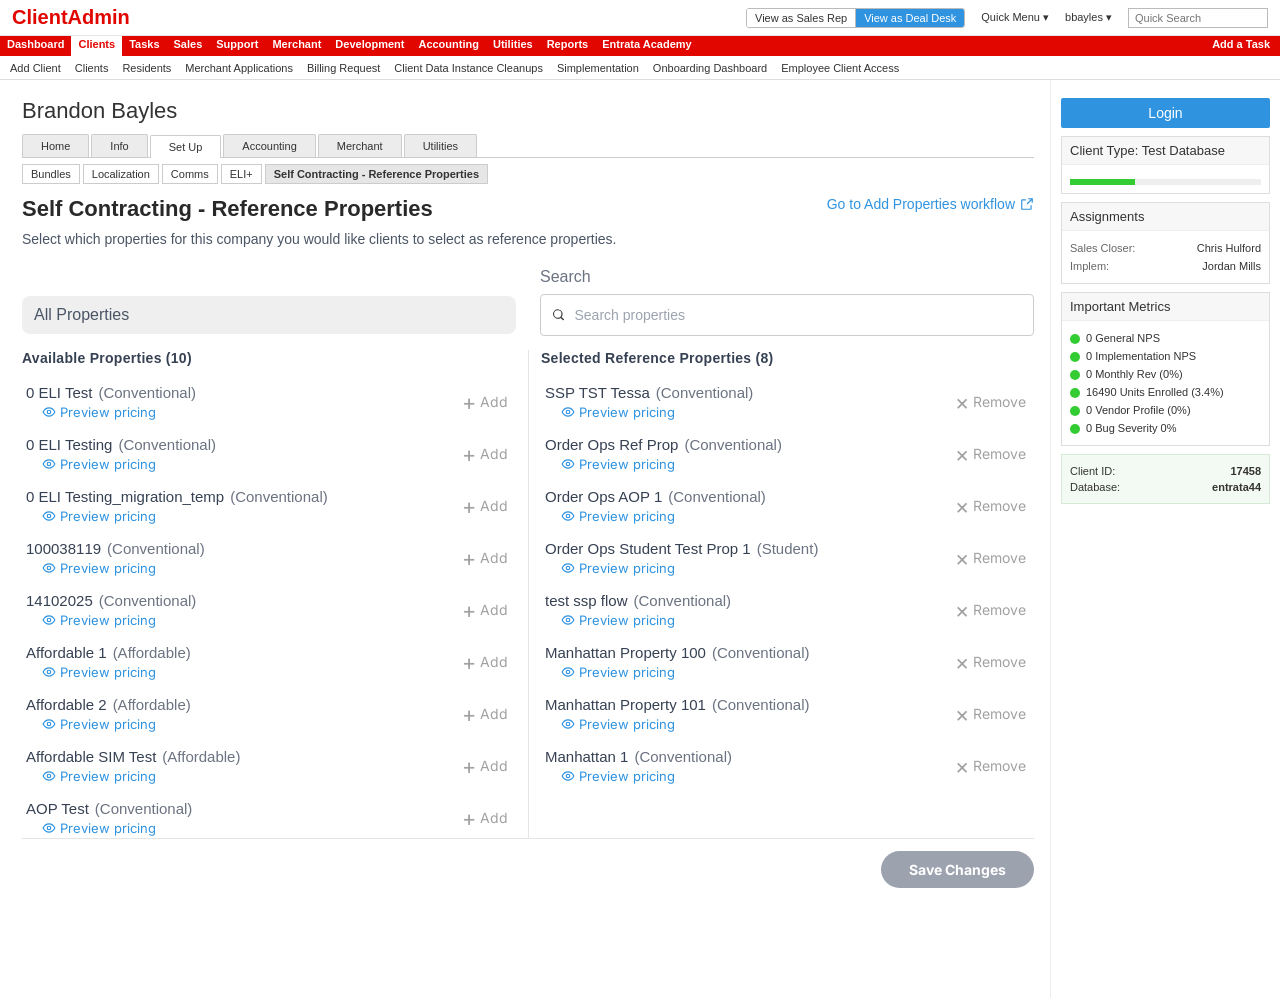
<file: ssp-reference-property-setup/index.html>
<!doctype html>
<html lang="en">
<head>
<meta charset="utf-8" />
<title>ClientAdmin — Brandon Bayles — Set Up</title>
<link href="https://fonts.googleapis.com/css2?family=Inter:wght@400;500;600;700&display=swap" rel="stylesheet" />
<style>
  * { box-sizing: border-box; }
  body { margin: 0; font-family: Arial, Helvetica, sans-serif; font-size: 11px; color: #333; background: #fff; }
  .ca-top { height: 36px; display: flex; align-items: center; justify-content: space-between; padding: 0 12px; border-bottom: 1px solid #e5e5e5; }
  .ca-logo { color: #e10600; font-size: 20px; font-weight: bold; }
  .ca-top-right { display: flex; align-items: center; gap: 16px; font-size: 11px; }
  .role-toggle { display: inline-flex; border: 1px solid #bbb; border-radius: 3px; overflow: hidden; }
  .role-toggle button { background: #fff; border: 0; border-right: 1px solid #bbb; font: inherit; font-size: 11px; padding: 3px 8px; cursor: pointer; color: #333; white-space: nowrap; }
  .role-toggle button:last-child { border-right: 0; }
  .role-toggle button.on { background: #2f93e0; color: #fff; }
  .ca-top-right input { width: 140px; height: 20px; border: 1px solid #bbb; padding: 0 6px; font-size: 11px; }
  .ca-nav { background: #e10600; height: 20px; display: flex; align-items: stretch; }
  .ca-nav span { color: #fff; font-size: 11px; font-weight: bold; padding: 2px 7px 0; }
  .ca-nav span.on { background: #fff; color: #e10600; }
  .ca-nav .push { margin-left: auto; padding-right: 10px; }
  .ca-sub { height: 24px; display: flex; gap: 14px; align-items: center; padding: 0 10px; border-bottom: 1px solid #ddd; font-size: 11px; }
  .wrap { display: grid; grid-template-columns: 1fr 230px; }
  .main { padding: 18px 16px 24px 22px; }
  h1 { font-size: 22px; font-weight: normal; margin: 0 0 10px; }
  .tabs { display: flex; border-bottom: 1px solid #ccc; }
  .tabs span { padding: 5px 18px; border: 1px solid #ccc; border-bottom: 0; background: #ececec; margin-right: 2px; border-radius: 2px 2px 0 0; }
  .tabs span.on { background: #fff; position: relative; top: 1px; }
  .subtabs { display: flex; gap: 3px; margin: 6px 0 12px; }
  .subtabs span { padding: 3px 8px; border: 1px solid #ccc; background: #fff; cursor: pointer; }
  .subtabs span.on { background: #e6e6e6; font-weight: bold; }
  .side { border-left: 1px solid #eee; padding: 18px 10px; }
  .login { background: #2f93e0; color: #fff; text-align: center; padding: 7px; font-size: 14px; border-radius: 2px; }
  .box { border: 1px solid #ddd; margin-top: 8px; }
  .box h4 { margin: 0; padding: 6px 8px; font-size: 13px; font-weight: normal; background: #f7f7f7; border-bottom: 1px solid #eee; }
  .box .body { padding: 8px; }
  .meter { height: 6px; background: #eee; margin-top: 6px; } .meter i { display: block; width: 34%; height: 100%; background: #3c3; }
  .arow { display: flex; justify-content: space-between; padding: 3px 0; color: #666; }
  .arow b { color: #333; font-weight: normal; }
  .metric { padding: 3px 0 3px 16px; position: relative; }
  .metric::before { content: ""; position: absolute; left: 0; top: 5px; width: 10px; height: 10px; border-radius: 50%; background: #3c3; }
  .idbox { background: #f3faf3; border: 1px solid #d7ead7; margin-top: 8px; padding: 8px; }
  .idbox div { display: flex; justify-content: space-between; padding: 2px 0; }
  /* reference property module */
  .rp { font-family: Inter, sans-serif; color: #364153; margin-top: 8px; }
  .rp-head { display: flex; justify-content: space-between; align-items: flex-start; margin-bottom: 18px; }
  .rp-head h2 { margin: 0 0 8px; font-size: 22px; font-weight: 700; color: #292929; }
  .rp-head p { margin: 0; color: #4a5565; font-size: 14px; line-height: 1.4; }
  .rp-links { display: flex; flex-direction: column; align-items: flex-end; gap: 6px; white-space: nowrap; }
  .rp-links a { color: #2f93e0; text-decoration: none; cursor: pointer; font-size: 14px; display: inline-flex; align-items: center; gap: 5px; }
  .client-line { margin-top: 8px; color: #4a5565; font-size: 13px; }
  .client-line b { font-weight: 600; color: #292929; }
  .filter { display: grid; grid-template-columns: 1fr 1fr; column-gap: 24px; row-gap: 8px; align-items: center; margin-bottom: 14px; }
  .search-label { text-align: left; font-size: 16px; color: #6b7280; }
  .allprop { background: #efefef; color: #4a5565; border-radius: 8px; padding: 10px 12px; font-size: 16px; font-weight: 500; }
  .search { display: flex; align-items: center; gap: 8px; border: 1px solid #ccc; border-radius: 4px; height: 42px; padding: 0 12px; background: #fff; }
  .search input { border: 0; outline: 0; font: inherit; font-size: 14px; width: 100%; color: #364153; }
  .search input::placeholder { color: #9ca3af; }
  .cols { display: grid; grid-template-columns: 1fr 1fr; min-height: 360px; }
  .cols h5 { margin: 0 0 10px; font-size: 14px; font-weight: 600; letter-spacing: .02em; color: #364153; }
  .left { padding-right: 12px; }
  .right { border-left: 1px solid #e5e5e5; padding: 0 0 0 12px; }
  .item { display: flex; justify-content: space-between; align-items: center; gap: 12px; padding: 8px 4px; min-height: 52px; }
  .item:hover { background: #f5f5f5; }
  .meta { min-width: 0; }
  .item .nm { display: flex; align-items: center; flex-wrap: wrap; gap: 6px; font-size: 15px; color: #364153; }
  .type { color: #6b7280; font-weight: 400; }
  .preview { display: flex; align-items: center; gap: 4px; margin: 3px 0 0 16px; background: none; border: 0; padding: 0; color: #2f93e0; font-size: 13px; font-family: Inter, sans-serif; cursor: pointer; }
  .preview:hover { text-decoration: underline; }
  .add, .remove { display: inline-flex; align-items: center; gap: 4px; background: none; border: 0; padding: 0 4px; color: #a1a1a1; font-size: 14px; line-height: 1; cursor: pointer; flex-shrink: 0; font-family: Inter, sans-serif; white-space: nowrap; }
  .add .ico, .remove .ico { font-size: 22px; }
  .add:hover, .remove:hover { color: #364153; }
  .item.just-added { background: #e7f6ec; }
  .footer { position: sticky; bottom: 0; background: #fff; display: flex; justify-content: flex-end; align-items: center; gap: 12px; border-top: 1px solid #e5e5e5; margin-top: 16px; padding: 12px 0; z-index: 2; }
  .dirty { color: #9a5b00; font-size: 13px; }
  .save { background: #9ca3af; color: #fff; border: 0; padding: 10px 28px; border-radius: 20px; font-weight: 700; font-size: 14px; font-family: Inter, sans-serif; }
  .save.ready { background: #193cb8; cursor: pointer; }
  body.sales .edit { display: none; }
  .overlay { position: fixed; inset: 0; background: rgba(0,0,0,.35); display: none; align-items: flex-start; justify-content: center; padding-top: 40px; z-index: 20; }
  .overlay.open { display: flex; }
  body:has(.overlay.open) .footer { display: none; }
  .modal { width: 1040px; max-height: 88vh; overflow: auto; background: #fff; border-radius: 8px; font-family: Inter, sans-serif; color: #292929; }
  .modal-h { display: flex; justify-content: space-between; align-items: center; padding: 16px 24px 0; }
  .modal-h h3 { margin: 0; font-size: 13px; font-weight: 600; color: #666; }
  .x { background: none; border: 0; font-size: 20px; cursor: pointer; color: #444; }
  .modal-b { padding: 8px 24px 28px; }
  .ssp .title { margin: 0 0 8px; font-size: 20px; font-weight: 600; color: #292929; }
  .ssp .help { margin: 0 0 24px; color: #666; font-size: 14px; }
  .ssp .sec { margin: 0 0 12px; font-size: 18px; font-weight: 600; color: #292929; }
  .ssp .rule { border-top: 1px solid #d9d9d9; margin: 32px 0; }
  .ssp .sheet { border: 1px solid #d9d9d9; border-radius: 8px; overflow: hidden; background: #fff; }
  .ssp .g5 { display: grid; grid-template-columns: 2fr 1fr 1fr 1fr 1fr; }
  .ssp .g4 { display: grid; grid-template-columns: 2fr 1fr 1fr 1fr; }
  .ssp .g3 { display: grid; grid-template-columns: 2fr 1fr 1.4fr; }
  .ssp .gh { background: #f5f5f5; border-bottom: 1px solid #d9d9d9; }
  .ssp .gh div, .ssp .cell { padding: 12px 16px; font-size: 14px; color: #292929; line-height: 1.25; }
  .ssp .gh div { font-weight: 600; }
  .ssp .r { text-align: right; }
  .ssp .line { border-bottom: 1px solid #d9d9d9; }
  .ssp .line:hover { background: #fafafa; }
  .ssp .nm { display: flex; align-items: center; gap: 8px; min-width: 0; }
  .ssp .nm span { overflow: hidden; text-overflow: ellipsis; white-space: nowrap; }
  .ssp .chev { width: 16px; height: 16px; flex-shrink: 0; color: #666; transition: transform .15s; }
  .ssp .chev.on { transform: rotate(90deg); }
  .ssp .pl16 { padding-left: 64px; }
  .ssp .pl28 { padding-left: 112px; }
  .ssp .notes { background: #fafafa; border-bottom: 1px solid #d9d9d9; padding: 12px 16px; }
  .ssp .notes li { color: #666; font-size: 11px; line-height: 14px; margin: 0 0 6px 16px; }
  .ssp .gap { background: #fff8eb; }
</style>
</head>
<body>
<div class="ca-top">
  <div class="ca-logo">ClientAdmin</div>
  <div class="ca-top-right">
    <div class="role-toggle" id="role">
      <button type="button" data-role="sales">View as Sales Rep</button>
      <button type="button" data-role="desk" class="on">View as Deal Desk</button>
    </div>
    <span>Quick Menu ▾</span><span>bbayles ▾</span><input placeholder="Quick Search" />
  </div>
</div>
<div class="ca-nav">
  <span>Dashboard</span><span class="on">Clients</span><span>Tasks</span><span>Sales</span><span>Support</span><span>Merchant</span><span>Development</span><span>Accounting</span><span>Utilities</span><span>Reports</span><span>Entrata Academy</span>
  <span class="push">Add a Task</span>
</div>
<div class="ca-sub">
  <span>Add Client</span><span>Clients</span><span>Residents</span><span>Merchant Applications</span><span>Billing Request</span><span>Client Data Instance Cleanups</span><span>Simplementation</span><span>Onboarding Dashboard</span><span>Employee Client Access</span>
</div>
<div class="wrap">
  <div class="main">
    <h1>Brandon Bayles</h1>
    <div class="tabs"><span>Home</span><span>Info</span><span class="on">Set Up</span><span>Accounting</span><span>Merchant</span><span>Utilities</span></div>
    <div class="subtabs"><span>Bundles</span><span>Localization</span><span>Comms</span><span>ELI+</span><span class="on">Self Contracting - Reference Properties</span></div>

    <div class="rp-head">
      <div>
        <h2>Self Contracting - Reference Properties</h2>
        <p>Select which properties for this company you would like clients to select as reference properties.</p>
      </div>
      <div class="rp-links">
        <a>Go to Add Properties workflow
          <svg width="14" height="14" viewBox="0 0 24 24" fill="none" stroke="#2f93e0" stroke-width="2"><path d="M14 3h7v7M21 3l-9 9M19 14v6a1 1 0 0 1-1 1H4a1 1 0 0 1-1-1V6a1 1 0 0 1 1-1h6"/></svg>
        </a>
      </div>
    </div>

    <div class="filter">
      <div></div>
      <div class="search-label">Search</div>
      <div class="allprop">All Properties</div>
      <div class="search">
        <svg width="12" height="12" viewBox="0 0 14 14"><path fill="#383838" d="M13.3 12.2 10.5 9.3A5.8 5.8 0 1 0 9.3 10.5l2.9 2.8a.8.8 0 0 0 1.1-1.1zM5.8 10.3a4.5 4.5 0 1 1 0-9 4.5 4.5 0 0 1 0 9z"/></svg>
        <input id="search" placeholder="Search properties" />
      </div>
    </div>

    <div class="cols">
      <div class="left">
        <h5 id="availHead">Available Properties</h5>
        <div id="available"></div>
      </div>
      <div class="right">
        <h5 id="selHead">Selected Reference Properties</h5>
        <div id="selected"></div>
      </div>
    </div>
    <div class="footer edit"><span class="dirty" id="dirty" hidden>Unsaved changes</span><button class="save" id="save">Save Changes</button></div>
  </div>

  <div class="side">
    <div class="login">Login</div>
    <div class="box"><h4>Client Type: Test Database</h4><div class="body"><div class="meter"><i></i></div></div></div>
    <div class="box"><h4>Assignments</h4><div class="body">
      <div class="arow">Sales Closer: <b>Chris Hulford</b></div>
      <div class="arow">Implem: <b>Jordan Mills</b></div>
    </div></div>
    <div class="box"><h4>Important Metrics</h4><div class="body">
      <div class="metric">0 General NPS</div>
      <div class="metric">0 Implementation NPS</div>
      <div class="metric">0 Monthly Rev (0%)</div>
      <div class="metric">16490 Units Enrolled (3.4%)</div>
      <div class="metric">0 Vendor Profile (0%)</div>
      <div class="metric">0 Bug Severity 0%</div>
    </div></div>
    <div class="idbox">
      <div><span>Client ID:</span><b>17458</b></div>
      <div><span>Database:</span><b>entrata44</b></div>
    </div>
  </div>
</div>

<div class="overlay" id="overlay">
  <div class="modal">
    <div class="modal-h"><h3 id="mTitle"></h3><button class="x" id="mClose">×</button></div>
    <div class="modal-b ssp" id="mBody"></div>
  </div>
</div>

<script>
const CHEV = `<svg class="chev" viewBox="0 0 24 24" fill="none" stroke="currentColor" stroke-width="2"><path d="M9 18l6-6-6-6"/></svg>`;
const BUNDLES = [
  { n: "CA Bundle", u: "$0.70", p: "", t: "$500.00", i: "$500.00", kids: [
    { n: "Bill Pay", u: "$0.45", kids: [
      { n: "ACH Fee", t: "$0.99" }, { n: "Check Fee", t: "$0.99" },
      { n: "Payment Void Stop Fee", t: "$0.99" }, { n: "Payment Failure Fee", t: "$0.99" }
    ]},
    { n: "Call Tracking", u: "$0.25", kids: [{ n: "Additional Vanity Number Cost", t: "$3 per number" }] }
  ]},
  { n: "Accounting Only Bundle", u: "", p: "", t: "", i: "", kids: [
    { n: "Entrata Core", p: "$25.00" }, { n: "Entrata Accounting", p: "$25.00" }
  ]},
  { n: "Entrata Commercial", u: "", p: "$165.00", t: "", i: "", kids: ["Entrata Core","Entrata Accounting","Resident Pay","Check Scanning","Resident Portal","Lease Execution","Inspection Manager","Message Center","Advanced Budgeting"].map(n => ({ n })) },
  { n: "Entrata Affordable", u: "", p: "", t: "", i: "" },
  { n: "Entrata Core Package", u: "", p: "", t: "", i: "" },
  { n: "Entrata Core Package (No Accounting)", u: "", p: "", t: "", i: "" },
  { n: "Property Management Upgrade Package", u: "", p: "", t: "", i: "" },
  { n: "Digital Marketing", u: "$1.02", p: "$1,050.00", t: "", i: "$650.00", kids: [
    { n: "Paid-Ad Services" }, { n: "Marketing Strategy Hub" }, { n: "Reputation Advisor" },
    { n: "SEO Services", notes: ["Engine Spend payments must be made via ACH (auto debit) in advance, according to the payment information provided by Customer. No PPC Services will be provided to Customer until Entrata has received valid payment. Customer communicates to Entrata any Engine Spend adjustments desired prior to the 20th day of the month preceding the month in which they are to become effective."] }
  ]}
];
const INDIVIDUAL = [
  { n: "CA Bundle", u: "$0.70", p: "", t: "$500.00", kids: BUNDLES[0].kids },
  { n: "Accounting Only Bundle", u: "", p: "", t: "", kids: BUNDLES[1].kids },
  { n: "Entrata Commercial", u: "", p: "$165.00", t: "", kids: BUNDLES[2].kids },
  { n: "Check Scanning", u: "$0.55", p: "", t: "" },
  { n: "Leasing Center", u: "$2.25", p: "", t: "", kids: [{ n: "Call Cap Allotment", u: "$0.05 Calls/Units/Month" }] },
  { n: "Utilities", u: "$2.25", p: "", t: "" },
  { n: "ResidentPay", u: "", p: "", t: "", kids: [
    { n: "One Time Resident Credit Cards Fee", t: "$3.50 + 2.95%^*" },
    { n: "One Time Resident Debit Cards Fee", t: "$8.95" },
    { n: "One Time Resident eCheck (ACH) Fee", t: "$0.95" },
    { n: "Recurring Company Credit Cards Fee", t: "$0.48 + 2.49%" },
    { n: "eCheck (ACH) Return Fee", t: "$35.00" },
    { n: "Platform Ops - Processing", t: "$3.50/mo" },
    { n: "Platform Ops - Settlement", t: "$0.85/batch" }
  ]},
  { n: "Bill Pay", u: "", p: "", t: "", kids: [
    { n: "ACH Fee", t: "0.99" }, { n: "Check Fee", t: "1.50" },
    { n: "Failure/Return Fee", t: "35.00" }, { n: "Void/Stop Payment Fee", t: "35.00" }
  ]},
  { n: "Homebody", u: "$2.25", p: "", t: "" }
];
const PROPS = [
  ["0 ELI Test","Conventional",["ResidentPay","Resident Portal","ELI Leasing AI"]],
  ["0 ELI Testing","Conventional",["ResidentPay","Resident Portal"]],
  ["0 ELI Testing_migration_temp","Conventional",["ResidentPay"]],
  ["100038119","Conventional",["ResidentPay","Resident Portal","ELI Leasing AI","Utility Billing"]],
  ["14102025","Conventional",["ResidentPay","ELI Leasing AI"]],
  ["Affordable 1","Affordable",["ResidentPay","Resident Portal"]],
  ["Affordable 2","Affordable",["ResidentPay","Resident Portal","Utility Billing"]],
  ["Affordable SIM Test","Affordable",["ResidentPay"]],
  ["AOP Test","Conventional",["ResidentPay","Resident Portal","ELI Leasing AI","Utility Billing"]],
  ["Auto Advance Period Off","Conventional",["ResidentPay","Resident Portal"]],
  ["SSP TST Tessa","Conventional",["RentPlus, California In-Lease","ResidentPay","ELI Leasing AI","Resident Portal","Utility Billing"]],
  ["Order Ops Ref Prop","Conventional",["ResidentPay","Resident Portal","ELI Leasing AI","Utility Billing"]],
  ["Order Ops AOP 1","Conventional",["ResidentPay","Resident Portal","Utility Billing"]],
  ["Order Ops Student Test Prop 1","Student",["ResidentPay","Resident Portal","Deposit Alternative"]],
  ["test ssp flow","Conventional",["ResidentPay","ELI Leasing AI","Resident Portal"]],
  ["Manhattan Property 100","Conventional",["RentPlus, California In-Lease","ResidentPay","Resident Portal","ELI Leasing AI"]],
  ["Manhattan Property 101","Conventional",["ResidentPay","Resident Portal","Utility Billing"]],
  ["Manhattan 1","Conventional",["ResidentPay","Resident Portal","ELI Leasing AI"]]
].map(([name,type,products],id) => ({id,name,type,products}));

const SELECTED_NAMES = ["SSP TST Tessa","Order Ops Ref Prop","Order Ops AOP 1","Order Ops Student Test Prop 1","test ssp flow","Manhattan Property 100","Manhattan Property 101","Manhattan 1"];
let selected = new Set(PROPS.filter(p => SELECTED_NAMES.includes(p.name)).map(p => p.id));
let flashId = null;
const original = new Set(selected);

const $ = id => document.getElementById(id);
const EYE = `<svg width="14" height="14" viewBox="0 0 24 24" fill="none" stroke="currentColor" stroke-width="2"><path d="M2 12s3.5-7 10-7 10 7 10 7-3.5 7-10 7S2 12 2 12z"/><circle cx="12" cy="12" r="3"/></svg>`;
function item(p, on) {
  const added = flashId === p.id ? " just-added" : "";
  const transfer = on
    ? `<button class="remove edit" onclick="toggle(${p.id})"><span class="ico">×</span> Remove</button>`
    : `<button class="add edit" onclick="toggle(${p.id})"><span class="ico">+</span> Add</button>`;
  return `<div class="item${added}"><div class="meta"><div class="nm"><span>${p.name}</span><span class="type">(${p.type})</span></div>
    <button class="preview" onclick="openPreview(${p.id})">${EYE} Preview pricing</button></div>${transfer}</div>`;
}
function render() {
  const q = $("search").value.toLowerCase();
  const hit = p => p.name.toLowerCase().includes(q);
  const avail = PROPS.filter(p => !selected.has(p.id) && hit(p));
  const sel = PROPS.filter(p => selected.has(p.id) && hit(p));
  $("availHead").textContent = `Available Properties (${avail.length})`;
  $("selHead").textContent = `Selected Reference Properties (${sel.length})`;
  $("available").innerHTML = avail.map(p => item(p, false)).join("");
  $("selected").innerHTML = sel.map(p => item(p, true)).join("");
  const dirty = selected.size !== original.size || [...selected].some(id => !original.has(id));
  $("save").classList.toggle("ready", dirty);
  $("dirty").hidden = !dirty;
}
function toggle(id) {
  const adding = !selected.has(id);
  adding ? selected.add(id) : selected.delete(id);
  flashId = adding ? id : null;
  render();
  if (adding) setTimeout(() => { flashId = null; document.querySelector(".just-added")?.classList.remove("just-added"); }, 800);
}
function renderSheet(rows, cols, prefix) {
  const g = cols === 5 ? "g5" : "g4";
  const labels = cols === 5
    ? ["Bundle Name", "Monthly Fee<br>Per Unit", "Monthly Fee<br>Per Property", "Transaction<br>Fee's", "Implementation<br>Fee"]
    : ["Product Name", "Monthly Fee<br>Per Unit", "Monthly Fee<br>Per Property", "Transaction<br>Fee's"];
  const head = labels.map((l, i) => `<div class="${i ? "r" : ""}">${l}</div>`).join("");
  const body = rows.map((row, i) => {
    const key = `${prefix}${i}`;
    const open = row.kids ? ` data-key="${key}"` : "";
    let html = `<div class="${g} line"${open}><div class="nm cell">${CHEV}<span>${row.n}</span></div>${(cols === 5 ? [row.u, row.p, row.t, row.i] : [row.u, row.p, row.t]).map(v => `<div class="r cell">${v || ""}</div>`).join("")}</div>`;
    if (row.kids) {
      html += `<div class="kids" data-for="${key}" hidden>`;
      row.kids.forEach((kid, k) => {
        const nk = `${key}-${k}`;
        const kidCols = cols === 5 ? [kid.u, kid.p, kid.t, ""] : [kid.u, kid.p, kid.t];
        html += `<div class="${g} line"${kid.kids ? ` data-key="${nk}"` : ""}><div class="nm cell pl16">${kid.kids ? CHEV : ""}<span>${kid.n}</span></div>${kidCols.map(v => `<div class="r cell">${v || ""}</div>`).join("")}</div>`;
        if (kid.kids) {
          html += `<div class="kids" data-for="${nk}" hidden>`;
          kid.kids.forEach(nest => {
            const nestCols = cols === 5 ? [nest.u, "", nest.t, ""] : [nest.u, "", nest.t];
            html += `<div class="${g} line"><div class="cell pl28">${nest.n}</div>${nestCols.map(v => `<div class="r cell">${v || ""}</div>`).join("")}</div>`;
          });
          html += `</div>`;
        }
        if (kid.notes) html += `<div class="notes"><ul>${kid.notes.map(t => `<li>${t}</li>`).join("")}</ul></div>`;
      });
      html += `</div>`;
    }
    return html;
  }).join("");
  return `<div class="sheet"><div class="${g} gh">${head}</div>${body}</div>`;
}
function openPreview(id) {
  const p = PROPS.find(x => x.id === id);
  $("mTitle").textContent = "";
  $("mBody").innerHTML = `
    <h2 class="title">Selected Products</h2>
    <h3 class="sec">Bundles</h3>
    ${renderSheet(BUNDLES, 5, "b")}
    <div class="rule"></div>
    <h3 class="sec">Individual Products</h3>
    ${renderSheet(INDIVIDUAL, 4, "i")}`;
  $("overlay").classList.add("open");
}
document.addEventListener("click", e => {
  const row = e.target.closest("[data-key]");
  if (!row || !row.closest(".ssp")) return;
  const box = row.parentElement.querySelector(`[data-for="${row.dataset.key}"]`);
  if (!box) return;
  box.hidden = !box.hidden;
  row.querySelector(".chev")?.classList.toggle("on", !box.hidden);
});
$("mClose").onclick = () => $("overlay").classList.remove("open");
$("overlay").onclick = e => { if (e.target.id === "overlay") $("overlay").classList.remove("open"); };
$("search").oninput = render;
document.querySelectorAll("#role button").forEach(btn => {
  btn.onclick = () => {
    document.body.classList.toggle("sales", btn.dataset.role === "sales");
    document.querySelectorAll("#role button").forEach(b => b.classList.toggle("on", b === btn));
  };
});
$("save").onclick = () => { if (!$("save").classList.contains("ready")) return; original.clear(); selected.forEach(id => original.add(id)); render(); };
render();
</script>
</body>
</html>
</file>
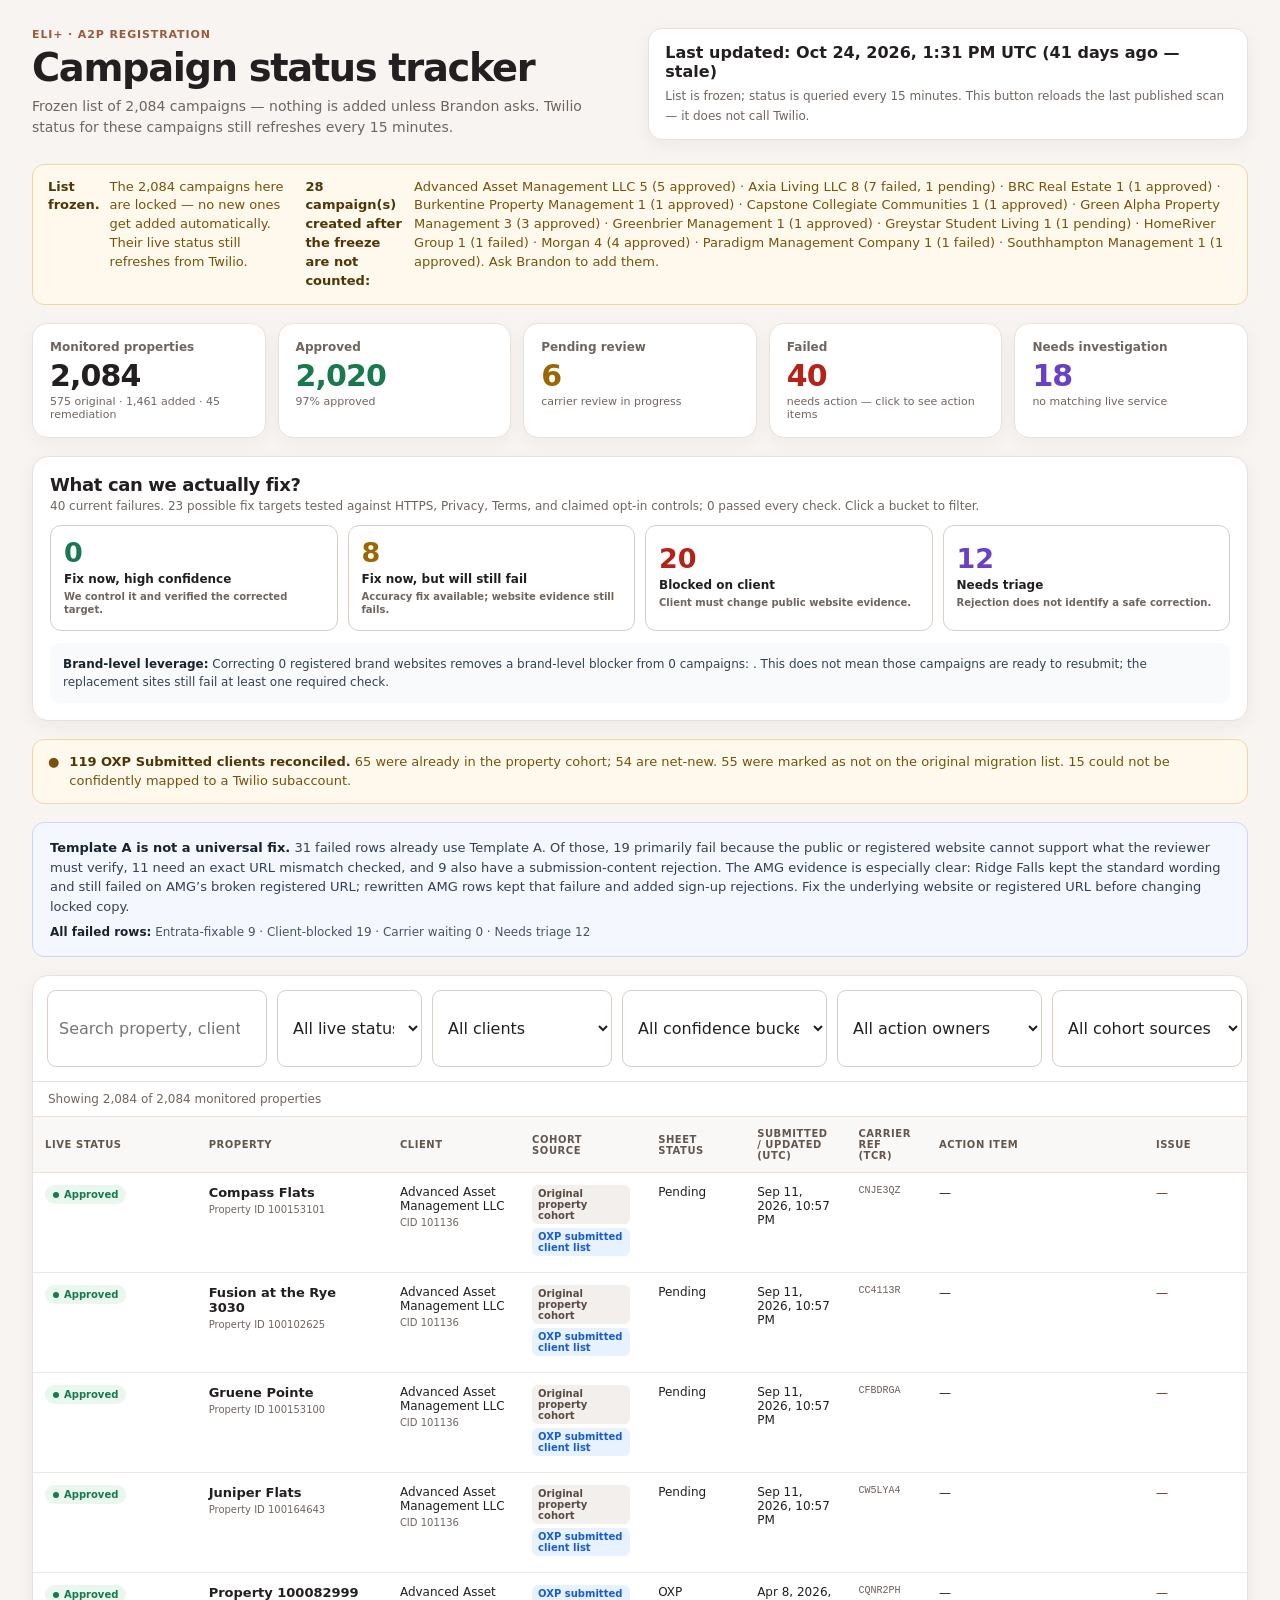
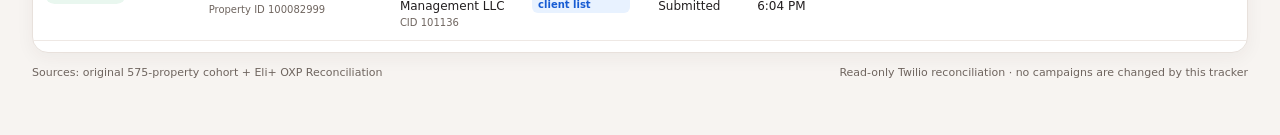
<file: implementation-prototype/campaign-status/index.html>
<!doctype html>
<html lang="en">
  <head>
    <meta charset="UTF-8" />
    <meta name="viewport" content="width=device-width, initial-scale=1.0" />
    <meta http-equiv="Cache-Control" content="no-cache, must-revalidate" />
      <meta name="ui-build" content="2026-09-30-live" />
    <title>A2P Campaign Status</title>
    <style>
      :root {
        color-scheme: light;
        --ink: #231f20;
        --muted: #6f655f;
        --line: #e8e1dc;
        --paper: #fff;
        --canvas: #f7f4f1;
        --approved: #18794e;
        --approved-bg: #e9f7ef;
        --pending: #9a6700;
        --pending-bg: #fff5d6;
        --failed: #b42318;
        --failed-bg: #ffebe9;
        --missing: #6941c6;
        --missing-bg: #f1eafe;
        font-family: Inter, ui-sans-serif, system-ui, -apple-system, BlinkMacSystemFont, "Segoe UI", sans-serif;
      }
      * { box-sizing: border-box; }
      body { margin: 0; background: var(--canvas); color: var(--ink); }
      .shell { max-width: 1540px; margin: 0 auto; padding: 28px 32px 56px; }
      header { display: flex; justify-content: space-between; gap: 24px; align-items: flex-start; margin-bottom: 24px; }
      .eyebrow { color: #9a5b3b; font-weight: 750; letter-spacing: .08em; font-size: 11px; text-transform: uppercase; }
      h1 { font-size: clamp(28px, 3vw, 42px); margin: 7px 0 8px; letter-spacing: -.035em; line-height: 1.05; }
      .lede { color: var(--muted); max-width: 740px; margin: 0; line-height: 1.5; font-size: 14px; }
      .freshness { min-width: 250px; background: var(--paper); border: 1px solid var(--line); border-radius: 14px; padding: 14px 16px; box-shadow: 0 5px 18px rgba(62, 47, 39, .05); }
      .freshness strong { display: block; margin-bottom: 4px; }
      .freshness span { color: var(--muted); font-size: 12px; line-height: 1.4; }
      .summary { display: grid; grid-template-columns: repeat(5, minmax(150px, 1fr)); gap: 12px; margin-bottom: 18px; }
      .card { background: var(--paper); border: 1px solid var(--line); border-radius: 15px; padding: 16px 17px; box-shadow: 0 5px 18px rgba(62, 47, 39, .045); }
      .card .label { color: var(--muted); font-size: 12px; font-weight: 650; }
      .card .value { font-size: 30px; font-weight: 780; margin-top: 4px; letter-spacing: -.03em; }
      .card .sub { color: var(--muted); font-size: 11px; margin-top: 2px; }
      .card.approved .value { color: var(--approved); }
      .card.pending .value { color: var(--pending); }
      .card.failed .value { color: var(--failed); }
      .card.missing .value { color: var(--missing); }
      #failed-card { cursor: pointer; }
      #failed-card:hover { border-color: #e3a49d; box-shadow: 0 5px 18px rgba(180, 35, 24, .12); }
      #failed-card:focus-visible { outline: 2px solid #b42318; outline-offset: 2px; }
      .notice { display: flex; align-items: flex-start; gap: 10px; padding: 13px 15px; background: #fff9ed; border: 1px solid #f0d7a1; border-radius: 12px; color: #76530b; font-size: 13px; line-height: 1.45; margin-bottom: 18px; }
      .notice strong { color: #4e3607; }
      .verdict { padding: 15px 17px; background: #f5f7ff; border: 1px solid #ccd5f3; border-radius: 12px; color: #344054; font-size: 13px; line-height: 1.5; margin-bottom: 18px; }
      .verdict strong { color: #182230; }
      .verdict-counts { margin-top: 7px; color: #475467; font-size: 12px; }
      .confidence { background: #fff; border: 1px solid var(--line); border-radius: 16px; padding: 17px; margin-bottom: 18px; box-shadow: 0 5px 18px rgba(62, 47, 39, .05); }
      .confidence h2 { margin: 0 0 4px; font-size: 18px; letter-spacing: -.02em; }
      .confidence-intro { color: var(--muted); font-size: 12px; margin-bottom: 12px; }
      .bucket-grid { display: grid; grid-template-columns: repeat(4, minmax(160px, 1fr)); gap: 10px; }
      .bucket-card { text-align: left; padding: 13px; min-height: 102px; border-radius: 11px; }
      .bucket-card .bucket-value { display: block; font-size: 27px; font-weight: 800; line-height: 1; margin-bottom: 6px; }
      .bucket-card .bucket-label { display: block; color: var(--ink); font-size: 12px; font-weight: 760; }
      .bucket-card .bucket-sub { display: block; color: var(--muted); font-size: 10px; line-height: 1.35; margin-top: 4px; }
      .bucket-card[data-bucket="fix_confident"] .bucket-value { color: var(--approved); }
      .bucket-card[data-bucket="fix_will_still_fail"] .bucket-value { color: #9a6700; }
      .bucket-card[data-bucket="client_blocked"] .bucket-value { color: var(--failed); }
      .bucket-card[data-bucket="needs_triage"] .bucket-value { color: var(--missing); }
      .brand-rollup { margin-top: 12px; padding: 12px 13px; border-radius: 10px; background: #f8fafc; color: #344054; font-size: 12px; line-height: 1.5; }
      .brand-rollup strong { color: #182230; }
      .panel { background: var(--paper); border: 1px solid var(--line); border-radius: 16px; overflow: hidden; box-shadow: 0 5px 18px rgba(62, 47, 39, .05); }
      .toolbar { display: grid; grid-template-columns: minmax(220px, 1fr) 145px 180px 205px 205px 190px auto; gap: 10px; padding: 14px; border-bottom: 1px solid var(--line); }
      input, select, button { font: inherit; }
      input, select { width: 100%; border: 1px solid #d8cec8; border-radius: 9px; background: #fff; padding: 10px 11px; color: var(--ink); outline: none; }
      input:focus, select:focus { border-color: #b97955; box-shadow: 0 0 0 3px rgba(185, 121, 85, .12); }
      button { border: 1px solid #d8cec8; background: #fff; border-radius: 9px; padding: 9px 13px; cursor: pointer; font-weight: 650; color: #594b43; }
      button:hover { background: #f8f3ef; }
      .countline { padding: 10px 15px; font-size: 12px; color: var(--muted); border-bottom: 1px solid var(--line); }
      .table-wrap { overflow: auto; max-height: calc(100vh - 365px); min-height: 430px; }
      table { width: 100%; border-collapse: collapse; font-size: 12px; }
      th { position: sticky; top: 0; z-index: 1; text-align: left; background: #faf8f6; color: #62564e; font-size: 10px; text-transform: uppercase; letter-spacing: .055em; padding: 11px 12px; border-bottom: 1px solid var(--line); white-space: normal; }
      td { padding: 12px; border-bottom: 1px solid #eee8e4; vertical-align: top; }
      tbody tr:hover { background: #fcfaf8; }
      .property { font-weight: 720; margin-bottom: 3px; font-size: 13px; }
      .company, .meta { color: var(--muted); }
      .meta { font-size: 10px; margin-top: 4px; }
      .badge { display: inline-flex; align-items: center; gap: 5px; border-radius: 999px; padding: 4px 8px; font-weight: 750; white-space: nowrap; font-size: 10px; }
      .badge::before { content: ""; width: 6px; height: 6px; border-radius: 50%; background: currentColor; }
      .badge.approved { color: var(--approved); background: var(--approved-bg); }
      .badge.pending { color: var(--pending); background: var(--pending-bg); }
      .badge.failed { color: var(--failed); background: var(--failed-bg); }
      .badge.missing { color: var(--missing); background: var(--missing-bg); }
      .badge.other { color: #525252; background: #efefef; }
      .source { display: inline-block; border-radius: 6px; padding: 3px 6px; margin: 0 4px 4px 0; background: #f2efec; color: #594b43; font-size: 10px; font-weight: 700; }
      .source.oxp { background: #e8f2ff; color: #175cd3; }
      .flag { display: block; color: var(--failed); font-size: 10px; font-weight: 750; margin-top: 3px; }
      .id { font: 10px ui-monospace, SFMono-Regular, Menlo, monospace; color: #6c5e55; white-space: nowrap; }
      .issue { max-width: 250px; color: #6d261e; line-height: 1.4; }
      .action { min-width: 210px; max-width: 320px; line-height: 1.45; }
      .source { white-space: normal; }
      .action-owner { display: block; color: #344054; font-weight: 780; margin-bottom: 4px; }
      .action-short { color: #475467; }
      details { margin-top: 6px; }
      summary { color: #175cd3; cursor: pointer; font-weight: 700; font-size: 11px; }
      .action-detail { color: #475467; margin-top: 6px; padding: 8px 10px; background: #f8fafc; border-left: 3px solid #b2c2e8; border-radius: 4px; }
      .empty { padding: 56px; text-align: center; color: var(--muted); }
      .stale { display: none; align-items: center; gap: 12px; padding: 13px 15px; background: #fdeceb; border: 1px solid #f3b9b4; border-radius: 12px; color: #7a2b22; font-size: 13px; line-height: 1.45; margin-bottom: 18px; }
      .stale[data-visible="true"] { display: flex; }
      .stale strong { color: #5c1d16; }
      .stale button { margin-left: auto; border-color: #d98e86; background: #fff; color: #9a2f24; white-space: nowrap; }
      .reload-flash { color: var(--approved); font-weight: 700; }
      footer { color: var(--muted); font-size: 11px; margin-top: 13px; display: flex; justify-content: space-between; gap: 16px; }
      @media (max-width: 1050px) {
        .summary { grid-template-columns: repeat(3, 1fr); }
        .bucket-grid { grid-template-columns: repeat(2, 1fr); }
        .toolbar { grid-template-columns: 1fr 1fr; }
        header { flex-direction: column; }
        .freshness { width: 100%; }
      }
      @media (max-width: 650px) {
        .shell { padding: 20px 14px 40px; }
        .summary { grid-template-columns: 1fr 1fr; }
        .bucket-grid { grid-template-columns: 1fr; }
        .toolbar { grid-template-columns: 1fr; }
      }
    </style>
  </head>
  <body>
    <main id="root" class="shell">
      <header>
        <div>
          <div class="eyebrow">ELI+ · A2P Registration</div>
          <h1>Campaign status tracker</h1>
          <p class="lede">Frozen list of 2,084 campaigns — nothing is added unless Brandon asks. Twilio status for these campaigns still refreshes every 15 minutes.</p>
        </div>
        <div class="freshness">
          <strong id="freshness-title">Loading current status…</strong>
          <span id="freshness-detail">Loading the last published scan.</span>
        </div>
      </header>

      <div class="notice" id="freeze-banner"><strong>List frozen.</strong> The 2,084 campaigns here are locked — no new ones get added automatically. Their live status still refreshes from Twilio.</div>
      <section class="summary">
        <div class="card"><div class="label">Monitored properties</div><div class="value" id="total">—</div><div class="sub" id="total-sub">original + OXP client expansion</div></div>
        <div class="card approved"><div class="label">Approved</div><div class="value" id="approved">—</div><div class="sub" id="approved-sub">—</div></div>
        <div class="card pending"><div class="label">Pending review</div><div class="value" id="pending">—</div><div class="sub">carrier review in progress</div></div>
        <div class="card failed" id="failed-card" role="button" tabindex="0"><div class="label">Failed</div><div class="value" id="failed">—</div><div class="sub">needs action — click to see action items</div></div>
        <div class="card missing"><div class="label">Needs investigation</div><div class="value" id="missing">—</div><div class="sub">no matching live service</div></div>
      </section>

      <section class="confidence" id="confidence-summary">
        <h2>What can we actually fix?</h2>
        <div class="confidence-intro" id="confidence-intro">Loading current failed-campaign evidence…</div>
        <div class="bucket-grid">
          <button class="bucket-card" data-bucket="fix_confident"><span class="bucket-value" id="bucket-fix-confident">—</span><span class="bucket-label">Fix now, high confidence</span><span class="bucket-sub">We control it and verified the corrected target.</span></button>
          <button class="bucket-card" data-bucket="fix_will_still_fail"><span class="bucket-value" id="bucket-fix-still-fail">—</span><span class="bucket-label">Fix now, but will still fail</span><span class="bucket-sub">Accuracy fix available; website evidence still fails.</span></button>
          <button class="bucket-card" data-bucket="client_blocked"><span class="bucket-value" id="bucket-client-blocked">—</span><span class="bucket-label">Blocked on client</span><span class="bucket-sub">Client must change public website evidence.</span></button>
          <button class="bucket-card" data-bucket="needs_triage"><span class="bucket-value" id="bucket-needs-triage">—</span><span class="bucket-label">Needs triage</span><span class="bucket-sub">Rejection does not identify a safe correction.</span></button>
        </div>
        <div class="brand-rollup" id="brand-rollup"><strong>Brand-level leverage:</strong> Loading…</div>
      </section>

      <div class="stale" id="stale-banner">
        <span>●</span>
        <div><strong>You are viewing an outdated version of this page.</strong> Your browser cached an older copy, so columns and layout may be missing. Reload to get the current version.</div>
        <button id="stale-reload" type="button">Reload this page</button>
      </div>

      <div class="notice" id="notice"><span>●</span><div><strong>Source reconciliation:</strong> Loading details…</div></div>
      <div class="verdict" id="template-verdict">
        <strong>Template A verdict:</strong> Loading failure evidence…
      </div>

      <section class="panel">
        <div class="toolbar">
          <input id="search" type="search" placeholder="Search property, client, CID, property ID, or carrier reference…" />
          <select id="status"><option value="">All live statuses</option></select>
          <select id="client"><option value="">All clients</option></select>
          <select id="bucket"><option value="">All confidence buckets</option></select>
          <select id="action"><option value="">All action owners</option></select>
          <select id="source"><option value="">All cohort sources</option><option>Original property cohort</option><option>OXP submitted client list</option></select>
          <button id="refresh" type="button">Reload last scan</button>
        </div>
        <div class="countline" id="countline">Loading campaigns…</div>
        <div class="table-wrap">
          <table>
            <thead>
              <tr>
                <th>Live status</th>
                <th>Property</th>
                <th>Client</th>
                <th>Cohort source</th>
                <th>Sheet status</th>
                <th>Submitted / updated (UTC)</th>
                <th>Carrier ref (TCR)</th>
                <th>Action item</th>
                <th>Issue</th>
              </tr>
            </thead>
            <tbody id="rows"></tbody>
          </table>
          <div class="empty" id="empty" hidden>No campaigns match these filters.</div>
        </div>
      </section>
      <footer>
        <span>Sources: original 575-property cohort + Eli+ OXP Reconciliation</span>
        <span>Read-only Twilio reconciliation · no campaigns are changed by this tracker</span>
      </footer>
    </main>

    <script>
      let data;
      const $ = (id) => document.getElementById(id);
      const esc = (value) => String(value ?? "").replace(/[&<>"']/g, (char) => ({ "&": "&amp;", "<": "&lt;", ">": "&gt;", '"': "&quot;", "'": "&#39;" }[char]));
      const statusMeta = (status) => {
        const value = String(status || "UNKNOWN").toUpperCase();
        if (["VERIFIED", "APPROVED"].includes(value)) return { label: "Approved", css: "approved" };
        if (["IN_PROGRESS", "PENDING", "PENDING_REVIEW"].includes(value)) return { label: "Pending", css: "pending" };
        if (value === "FAILED") return { label: "Failed", css: "failed" };
        if (["SERVICE_NOT_FOUND", "NO_CAMPAIGN", "NO_SERVICE", "NO_SUBACCOUNT"].includes(value)) return { label: "Needs investigation", css: "missing" };
        return { label: value.replaceAll("_", " "), css: "other" };
      };
      const errorMeaning = (code) => ({
        30882: "Public text-messaging Terms & Conditions could not be verified",
        30886: "Submitted purpose statement was not acceptable",
        30891: "Registered company website could not be verified",
        30893: "Submitted example text message was not acceptable",
        30896: "Submitted sign-up/consent description was not acceptable",
        30907: "Submitted website did not match the registered business",
        30908: "Public privacy policy could not be verified",
        30909: "Public sign-up form could not be matched to our description",
        30917: "Multiple sign-up routes were incomplete or unclear",
        30921: "Website required a login and could not be reviewed",
        30922: "Submitted website did not meet validation requirements",
      })[Number(code)] || "Carrier rejection needs field-level review";
      const dateText = (value) => value ? new Date(value).toLocaleString("en-US", {
        timeZone: "UTC",
        month: "short",
        day: "numeric",
        year: "numeric",
        hour: "numeric",
        minute: "2-digit",
        timeZoneName: "short",
      }) : "—";

      // Per-row dates drop the timezone suffix because the column header carries it.
      const rowDateText = (value) => value ? new Date(value).toLocaleString("en-US", {
        timeZone: "UTC",
        month: "short",
        day: "numeric",
        year: "numeric",
        hour: "numeric",
        minute: "2-digit",
      }) : "—";

      // Bumped whenever this page's markup or script changes. Compared against the
      // published ui-version.json so a browser running a cached copy of this file
      // can tell the reader instead of silently showing an old layout.
      const UI_BUILD = "2026-09-30-live";

      async function checkForStaleShell() {
        try {
          const response = await fetch(`ui-version.json?v=${Date.now()}`, { cache: "no-store" });
          if (!response.ok) return;
          const published = (await response.json()).uiBuild;
          $("stale-banner").dataset.visible = String(Boolean(published) && published !== UI_BUILD);
        } catch {
          // A failed version check should never block the status table.
        }
      }

      async function load() {
        $("freshness-title").textContent = "Reloading last scan…";
        const response = await fetch(`data.json?v=${Date.now()}`, { cache: "no-store" });
        if (!response.ok) throw new Error(`Status feed returned ${response.status}`);
        data = await response.json();
        hydrate();
        render();
        checkForStaleShell();
      }

      const clockText = (value) => value.toLocaleTimeString("en-US", { timeZone: "UTC", hour: "numeric", minute: "2-digit", second: "2-digit", timeZoneName: "short" });

      // A stale scan should be obvious at a glance; the absolute UTC stamp alone was not.
      const ageText = (value) => {
        if (!value) return "";
        const minutes = Math.max(0, Math.round((Date.now() - new Date(value).getTime()) / 60000));
        if (minutes < 60) return ` (${minutes} min ago)`;
        if (minutes < 48 * 60) return ` (${Math.round(minutes / 60)} h ago)`;
        return ` (${Math.round(minutes / 1440)} days ago — stale)`;
      };

      async function reloadWithFeedback() {
        const button = $("refresh");
        const previousGeneratedAt = data && data.generatedAt;
        button.disabled = true;
        button.textContent = "Reloading…";
        try {
          await load();
          const isNewScan = data.generatedAt !== previousGeneratedAt;
          button.textContent = isNewScan ? "Newer scan loaded ✓" : "Reloaded — no new scan ✓";
          $("freshness-detail").innerHTML = `<span class="reload-flash">Checked at ${esc(clockText(new Date()))}.</span> ${isNewScan ? "This pulled in a newer published scan." : "The published scan has not changed since the last reload."} List is frozen; status is queried every 15 minutes. This button reloads the last published scan — it does not call Twilio.`;
        } catch (error) {
          button.textContent = "Reload failed";
          showError(error);
        } finally {
          setTimeout(() => {
            button.disabled = false;
            button.textContent = "Reload last scan";
          }, 2600);
        }
      }

      function hydrate() {
        const summary = data.summary || {};
        const approved = (summary.VERIFIED || 0) + (summary.APPROVED || 0);
        const pending = (summary.IN_PROGRESS || 0) + (summary.PENDING || 0) + (summary.PENDING_REVIEW || 0);
        const failed = summary.FAILED || 0;
        const missing = (summary.SERVICE_NOT_FOUND || 0) + (summary.NO_CAMPAIGN || 0) + (summary.LOOKUP_ERROR || 0)
          + (summary.NO_SERVICE || 0) + (summary.NO_SUBACCOUNT || 0);
        $("total").textContent = data.total.toLocaleString();
        $("total-sub").textContent = `${data.originalPropertyCount.toLocaleString()} original · ${data.oxpAddedPropertyCount.toLocaleString()} added · ${(data.remediationAddedPropertyCount || 0).toLocaleString()} remediation`;
        $("approved").textContent = approved.toLocaleString();
        $("pending").textContent = pending.toLocaleString();
        $("failed").textContent = failed.toLocaleString();
        $("missing").textContent = missing.toLocaleString();
        $("approved-sub").textContent = `${Math.round(approved / data.total * 100)}% approved`;
        $("freshness-title").textContent = `Last updated: ${dateText(data.generatedAt)}${ageText(data.generatedAt)}`;
        $("freshness-detail").textContent = "List is frozen; status is queried every 15 minutes. This button reloads the last published scan — it does not call Twilio.";
        const outside = data.outsideCohort || [];
        if (outside.length) {
          const byClient = {};
          outside.forEach((row) => { (byClient[row.company] = byClient[row.company] || []).push(row.liveStatus); });
          const parts = Object.entries(byClient).map(([company, statuses]) => {
            const counts = {};
            statuses.forEach((s) => { counts[s] = (counts[s] || 0) + 1; });
            return `${esc(company)} ${statuses.length} (${Object.entries(counts).map(([s, n]) => `${n} ${esc(statusMeta(s).label.toLowerCase())}`).join(", ")})`;
          });
          $("freeze-banner").innerHTML = `<strong>List frozen.</strong> The ${Number(data.total).toLocaleString()} campaigns here are locked — no new ones get added automatically. Their live status still refreshes from Twilio. <strong>${outside.length.toLocaleString()} campaign(s) created after the freeze are not counted:</strong> ${parts.join(" · ")}. Ask Brandon to add them.`;
        }
        $("notice").innerHTML = `<span>●</span><div><strong>${data.oxpClientCount.toLocaleString()} OXP Submitted clients reconciled.</strong> ${data.oxpClientsAlreadyInOriginalCohort.toLocaleString()} were already in the property cohort; ${data.oxpNetNewClientCount.toLocaleString()} are net-new. ${data.oxpNotOnOriginalMigrationCount.toLocaleString()} were marked as not on the original migration list. ${data.unmappedClients.length.toLocaleString()} could not be confidently mapped to a Twilio subaccount.</div>`;
        const bucketCounts = data.confidenceBucketSummary || {};
        $("bucket-fix-confident").textContent = Number(bucketCounts.fix_confident || 0).toLocaleString();
        $("bucket-fix-still-fail").textContent = Number(bucketCounts.fix_will_still_fail || 0).toLocaleString();
        $("bucket-client-blocked").textContent = Number(bucketCounts.client_blocked || 0).toLocaleString();
        $("bucket-needs-triage").textContent = Number(bucketCounts.needs_triage || 0).toLocaleString();
        const verification = data.siteVerification || {};
        $("confidence-intro").textContent = `${failed.toLocaleString()} current failures. ${Number(verification.uniqueTargetsTested || 0).toLocaleString()} possible fix targets tested against HTTPS, Privacy, Terms, and claimed opt-in controls; ${Number(verification.fullyPassed || 0).toLocaleString()} passed every check. Click a bucket to filter.`;
        const brandRows = data.brandWebsiteRollup || [];
        const brandCampaigns = brandRows.reduce((sum, row) => sum + Number(row.affectedCampaigns || 0), 0);
        $("brand-rollup").innerHTML = `<strong>Brand-level leverage:</strong> Correcting ${brandRows.length.toLocaleString()} registered brand websites removes a brand-level blocker from ${brandCampaigns.toLocaleString()} campaigns: ${brandRows.map((row) => `${esc(row.company)} (${Number(row.affectedCampaigns).toLocaleString()})`).join(" · ")}. This does not mean those campaigns are ready to resubmit; the replacement sites still fail at least one required check.`;
        const verdict = data.templateAVerdict || {};
        const actionCounts = data.failureActionSummary || {};
        const entrataFixable = Object.entries(actionCounts).filter(([name]) => name.startsWith("Entrata")).reduce((sum, [, count]) => sum + count, 0);
        const clientBlocked = Object.entries(actionCounts).filter(([name]) => name.startsWith("Client")).reduce((sum, [, count]) => sum + count, 0);
        const waiting = actionCounts["Twilio/Carrier — waiting"] || 0;
        const unknown = actionCounts["Unknown — needs triage"] || 0;
        $("template-verdict").innerHTML = `<strong>Template A is not a universal fix.</strong> ${Number(verdict.failedUsingTemplateA || 0).toLocaleString()} failed rows already use Template A. Of those, ${Number(verdict.knownWebsiteOrUrlPrimary || 0).toLocaleString()} primarily fail because the public or registered website cannot support what the reviewer must verify, ${Number(verdict.needsUrlTriage || 0).toLocaleString()} need an exact URL mismatch checked, and ${Number(verdict.contentErrorRows || 0).toLocaleString()} also have a submission-content rejection. The AMG evidence is especially clear: Ridge Falls kept the standard wording and still failed on AMG’s broken registered URL; rewritten AMG rows kept that failure and added sign-up rejections. Fix the underlying website or registered URL before changing locked copy.<div class="verdict-counts"><strong>All failed rows:</strong> Entrata-fixable ${entrataFixable.toLocaleString()} · Client-blocked ${clientBlocked.toLocaleString()} · Carrier waiting ${waiting.toLocaleString()} · Needs triage ${unknown.toLocaleString()}</div>`;

        // Rebuilding a select's options clears its value, which would silently drop
        // the reader's filter on every reload — including the 15-minute auto-reload.
        const fillSelect = (id, placeholder, values) => {
          const select = $(id);
          const previous = select.value;
          const options = values.map((value) => typeof value === "object" ? value : ({ value, label: value }));
          select.innerHTML = `<option value="">${placeholder}</option>${options.map((option) => `<option value="${esc(option.value)}">${esc(option.label)}</option>`).join("")}`;
          if (previous && options.some((option) => option.value === previous)) select.value = previous;
        };
        fillSelect("status", "All live statuses", [...new Set(data.campaigns.map((row) => statusMeta(row.liveStatus).label))].sort());
        fillSelect("client", "All clients", [...new Set(data.campaigns.map((row) => row.company))].sort());
        fillSelect("bucket", "All confidence buckets", Object.entries(data.confidenceBucketLabels || {}).map(([value, label]) => ({ value, label })));
        fillSelect("action", "All action owners", [...new Set(data.campaigns.map((row) => row.actionCategory).filter(Boolean))].sort());
      }

      function render() {
        const query = $("search").value.trim().toLowerCase();
        const status = $("status").value;
        const client = $("client").value;
        const bucket = $("bucket").value;
        const action = $("action").value;
        const source = $("source").value;
        const filtered = data.campaigns.filter((row) => {
          const meta = statusMeta(row.liveStatus);
          const haystack = [row.property, row.company, row.cid, row.propertyId, row.tcrCampaignId, row.confidenceBucketLabel, row.actionCategory, row.actionOwner, row.actionItem, row.actionDetail, ...(row.cohortOrigins || [])].join(" ").toLowerCase();
          return (!query || haystack.includes(query)) && (!status || meta.label === status) && (!client || row.company === client) && (!bucket || row.confidenceBucket === bucket) && (!action || row.actionCategory === action) && (!source || (row.cohortOrigins || []).includes(source));
        });
        $("countline").textContent = `Showing ${filtered.length.toLocaleString()} of ${data.total.toLocaleString()} monitored properties`;
        $("empty").hidden = filtered.length > 0;
        $("rows").innerHTML = filtered.map((row) => {
          const meta = statusMeta(row.liveStatus);
          const errors = row.errors || [];
          const issue = errors.length
            ? errors.map((error) => `${esc(errorMeaning(error.code))} <span class="meta">(carrier code ${esc(error.code || "unknown")})</span>`).join("<br>")
            : row.liveStatus === "SERVICE_NOT_FOUND" ? "No current Messaging Service matched this property ID."
            : row.liveStatus === "NO_SERVICE" ? "Twilio subaccount exists but holds no Entrata messaging service, so no campaign was ever created."
            : row.liveStatus === "NO_SUBACCOUNT" ? "No readable Twilio subaccount for this client."
            : "—";
          return `<tr>
            <td><span class="badge ${meta.css}">${esc(meta.label)}</span></td>
            <td><div class="property">${esc(row.property)}</div><div class="meta">Property ID ${esc(row.propertyId)}</div></td>
            <td><div>${esc(row.company)}</div><div class="meta">CID ${esc(row.cid)}</div></td>
            <td>${(row.cohortOrigins || []).map((value) => `<span class="source ${value.startsWith("OXP") ? "oxp" : ""}">${esc(value)}</span>`).join("")}${row.notOnOriginalMigration ? `<span class="flag">Not on original migration sheet</span>` : ""}</td>
            <td>${esc(row.paigeStatus)}</td>
            <td>${rowDateText(row.dateUpdated || row.dateCreated)}</td>
            <td><div class="id">${row.tcrCampaignId ? esc(row.tcrCampaignId) : "Pending"}</div></td>
            <td class="action">${row.actionItem ? `<span class="action-owner">${esc(row.confidenceBucketLabel || row.actionCategory)}</span><span class="action-short">${esc(row.actionItem)}</span><details><summary>Why this failed + exact steps</summary><div class="action-detail">${esc(row.confidenceBucketDetail)} ${esc(row.actionDetail)}</div></details>` : "—"}</td>
            <td class="issue">${issue}</td>
          </tr>`;
        }).join("");
      }

      ["search", "status", "client", "bucket", "action", "source"].forEach((id) => $(id).addEventListener(id === "search" ? "input" : "change", render));
      document.querySelectorAll(".bucket-card").forEach((button) => button.addEventListener("click", () => {
        $("status").value = "Failed";
        $("bucket").value = button.dataset.bucket;
        $("search").value = "";
        render();
        document.querySelector(".panel").scrollIntoView({ behavior: "smooth", block: "start" });
      }));
      function showFailedOnly() {
        $("status").value = "Failed";
        $("search").value = "";
        render();
        $("rows").scrollIntoView({ behavior: "smooth", block: "nearest" });
      }
      $("failed-card").addEventListener("click", showFailedOnly);
      $("failed-card").addEventListener("keydown", (event) => {
        if (event.key === "Enter" || event.key === " ") {
          event.preventDefault();
          showFailedOnly();
        }
      });

      $("refresh").addEventListener("click", reloadWithFeedback);
      $("stale-reload").addEventListener("click", () => {
        // Cache-busted navigation so the browser must re-request this document.
        window.location.replace(`${window.location.pathname}?r=${Date.now()}`);
      });
      function showError(error) {
        $("freshness-title").textContent = "Unable to reload last scan";
        $("freshness-detail").textContent = error.message;
      }
      load().catch(showError);
      setInterval(() => load().catch(showError), 15 * 60 * 1000);
    </script>
  </body>
</html>
</file>
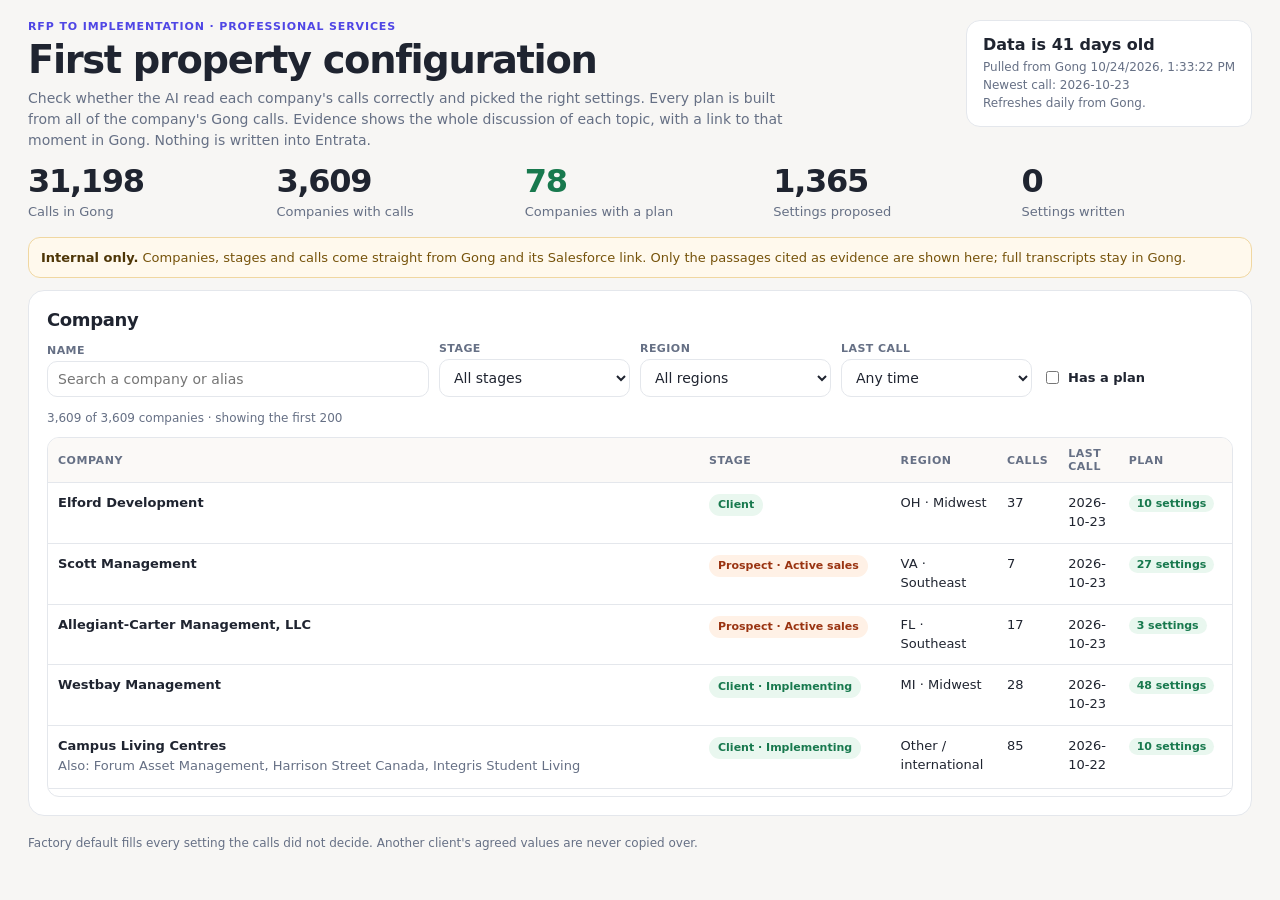
<file: implementation-prototype/prospect-settings/index.html>
<!doctype html>
<html lang="en">
  <head>
    <meta charset="UTF-8" />
    <meta name="viewport" content="width=device-width, initial-scale=1.0" />
    <meta http-equiv="Cache-Control" content="no-cache, must-revalidate" />
    <meta name="robots" content="noindex, nofollow" />
    <title>First property configuration plans</title>
    <style>
      :root {
        color-scheme: light;
        --ink: #1f2430;
        --muted: #667085;
        --line: #e4e7ec;
        --paper: #fff;
        --canvas: #f7f6f4;
        --accent: #4f46e5;
        --accent-bg: #eef0fe;
        --ready: #18794e;
        --ready-bg: #e9f7ef;
        --path: #9a6700;
        --path-bg: #fff5d6;
        --none: #b42318;
        --none-bg: #ffebe9;
        font-family: Inter, ui-sans-serif, system-ui, -apple-system, BlinkMacSystemFont, "Segoe UI", sans-serif;
      }
      * { box-sizing: border-box; }
      body { margin: 0; background: var(--canvas); color: var(--ink); }
      .shell { max-width: 1440px; margin: 0 auto; padding: 20px 28px 40px; }
      header { display: flex; justify-content: space-between; gap: 24px; align-items: flex-start; margin-bottom: 14px; }
      .eyebrow { color: var(--accent); font-weight: 750; letter-spacing: .08em; font-size: 11px; text-transform: uppercase; }
      h1 { font-size: clamp(28px, 3vw, 40px); margin: 7px 0 8px; letter-spacing: -.035em; line-height: 1.05; }
      h2 { font-size: 18px; margin: 0 0 4px; letter-spacing: -.02em; }
      h3 { font-size: 15px; margin: 22px 0 8px; }
      .lede { color: var(--muted); max-width: 760px; margin: 0; line-height: 1.5; font-size: 14px; }
      .freshness { min-width: 260px; background: var(--paper); border: 1px solid var(--line); border-radius: 14px; padding: 14px 16px; }
      .freshness strong { display: block; margin-bottom: 4px; }
      .freshness span { color: var(--muted); font-size: 12px; line-height: 1.5; display: block; }
      .kpis { display: grid; grid-template-columns: repeat(5, 1fr); gap: 16px 18px; margin: 4px 0 16px; }
      .kpi .n { font-size: 32px; font-weight: 780; letter-spacing: -.04em; line-height: 1; }
      .kpi .l { color: var(--muted); font-size: 13px; margin-top: 6px; line-height: 1.35; }
      .kpi.ready .n { color: var(--ready); }
      .bars { margin: 14px 0 6px; }
      .bar-row, .axis { display: grid; grid-template-columns: 132px 1fr 48px; align-items: center; gap: 12px; }
      .bar-row { margin: 6px 0; }
      .bar-name { font-size: 13px; }
      .bar-track { height: 16px; }
      .bar-fill { height: 16px; background: #8eb8d8; border-radius: 2px; min-width: 2px; }
      .bar-n { text-align: right; font-size: 13px; font-weight: 650; color: #5c6b78; }
      .axis { margin-top: 4px; color: var(--muted); font-size: 11px; }
      .axis span:nth-child(2) { display: flex; justify-content: space-between; }
      .caption { color: var(--muted); font-size: 12px; line-height: 1.5; margin: 10px 0 22px; max-width: 920px; }
      .notice { padding: 10px 12px; background: #fff9ed; border: 1px solid #f0d7a1; border-radius: 12px; color: #76530b; font-size: 13px; line-height: 1.5; margin-bottom: 12px; }
      .notice strong { color: #4e3607; }
      .panel { background: var(--paper); border: 1px solid var(--line); border-radius: 16px; padding: 18px; margin-bottom: 18px; }
      .combo { position: relative; max-width: 560px; margin-top: 12px; }
      .combo input {
        width: 100%; font: inherit; font-size: 14px; color: var(--ink); background: #fff;
        border: 1px solid var(--line); border-radius: 10px; padding: 10px 12px; outline: none;
      }
      .combo input:focus { border-color: var(--accent); }
      .list {
        position: absolute; z-index: 5; left: 0; right: 0; top: calc(100% + 4px);
        max-height: 320px; overflow: auto; background: #fff; border: 1px solid var(--line);
        border-radius: 10px; box-shadow: 0 8px 24px rgba(35, 31, 32, .08);
      }
      .list button {
        display: flex; justify-content: space-between; gap: 12px; width: 100%; text-align: left;
        font: inherit; font-size: 14px; padding: 9px 12px; border: 0; border-bottom: 1px solid var(--line);
        background: #fff; cursor: pointer; color: var(--ink);
      }
      .list button:hover, .list button.active { background: var(--accent-bg); }
      .list .sub { color: var(--muted); font-size: 12px; }
      .pill { font-size: 11px; font-weight: 750; color: var(--ready); background: var(--ready-bg); border-radius: 999px; padding: 2px 8px; white-space: nowrap; }
      .hint { color: var(--muted); font-size: 12px; margin-top: 6px; }
      .loader { display: none; flex-direction: column; align-items: center; justify-content: center; gap: 14px; padding: 56px 0; }
      .loader.on { display: flex; }
      .cube { width: 64px; height: 64px; animation: spin 1.1s cubic-bezier(.6,.05,.4,.95) infinite; }
      @keyframes spin { 0% { transform: rotate(0deg) scale(1); } 50% { transform: rotate(180deg) scale(.88); } 100% { transform: rotate(360deg) scale(1); } }
      .step { font-size: 14px; font-weight: 650; }
      .step-sub { font-size: 12px; color: var(--muted); }
      .progress { width: 260px; height: 4px; border-radius: 4px; background: var(--line); overflow: hidden; }
      .progress div { height: 100%; width: 0; background: var(--accent); transition: width .28s ease; }
      .result { display: none; }
      .result.on { display: block; margin-top: 22px; padding-top: 18px; border-top: 1px solid var(--line); animation: rise .35s ease; }
      @keyframes rise { from { opacity: 0; transform: translateY(6px); } to { opacity: 1; transform: none; } }
      .co-name { font-size: 24px; font-weight: 780; letter-spacing: -.03em; margin: 0 0 4px; }
      .meta { color: var(--muted); font-size: 13px; line-height: 1.6; }
      .chips { display: flex; gap: 6px; flex-wrap: wrap; margin-top: 6px; }
      .chip { font-size: 11px; font-weight: 700; padding: 4px 9px; border-radius: 999px; background: #f2f4f7; color: var(--ink); }
      .baseline, .note { margin: 14px 0; padding: 12px 14px; border-radius: 12px; background: #f4f7f8; font-size: 13px; line-height: 1.5; }
      .note { background: var(--path-bg); }
      table { width: 100%; border-collapse: collapse; font-size: 13px; }
      th { text-align: left; font-size: 11px; text-transform: uppercase; letter-spacing: .05em; color: var(--muted); padding: 9px 10px; border-bottom: 1px solid var(--line); background: #fbf9f7; }
      td { padding: 11px 10px; border-bottom: 1px solid var(--line); vertical-align: top; line-height: 1.45; }
      td.path { font-family: ui-monospace, SFMono-Regular, Menlo, monospace; font-size: 11.5px; color: #4a403b; }
      .badge { display: inline-block; font-size: 11px; font-weight: 750; padding: 3px 8px; border-radius: 999px; white-space: nowrap; background: var(--ready-bg); color: var(--ready); }
      .quote { color: #403834; }
      .q, .gap { padding: 10px 0; border-top: 1px solid var(--line); font-size: 13px; line-height: 1.5; }
      .q strong, .gap strong { display: block; margin-bottom: 3px; }
      .call { padding: 8px 0; border-top: 1px solid var(--line); font-size: 13px; }
      .call a { color: var(--accent); font-weight: 650; text-decoration: none; }
      .call-card { display: grid; grid-template-columns: minmax(0, 1fr) auto; gap: 14px; align-items: center; padding: 12px 14px; margin: 8px 0; border: 1px solid var(--line); border-radius: 10px; background: #faf8f6; }
      .call-card strong { display: block; margin-bottom: 3px; }
      .call-actions { display: flex; gap: 7px; flex-wrap: wrap; justify-content: flex-end; }
      .prospect-strip { display: flex; align-items: center; justify-content: space-between; gap: 16px; flex-wrap: wrap; padding-bottom: 12px; border-bottom: 1px solid var(--line); }
      .strip-main { display: flex; align-items: baseline; gap: 12px; flex-wrap: wrap; }
      .strip-main .co-name { font-size: 20px; margin: 0; }
      .strip-actions { display: flex; gap: 12px; }
      .strip-link, .link-button { color: var(--accent); font: inherit; font-size: 13px; font-weight: 650; text-decoration: none; background: none; border: 0; padding: 0; cursor: pointer; }
      .strip-link:hover, .link-button:hover { text-decoration: underline; }
      .how-to { margin: 10px 0 0; font-size: 13px; line-height: 1.5; color: #475467; }
      .how-to summary { cursor: pointer; color: var(--accent); font-weight: 650; }
      .how-to ol { margin: 8px 0; padding-left: 20px; }
      .how-to p { margin: 6px 0; }
      .review-bar { display: flex; align-items: flex-end; justify-content: space-between; gap: 12px; margin: 18px 0 10px; }
      .review-count { display: flex; flex-direction: column; gap: 4px; }
      .review-progress-track { width: 220px; height: 6px; border-radius: 999px; background: var(--line); overflow: hidden; }
      .review-progress-fill { width: 0; height: 100%; border-radius: inherit; background: var(--accent); transition: width .2s ease; }
      .review-shell { display: grid; grid-template-columns: minmax(320px, 36%) minmax(0, 1fr); min-height: 640px; border: 1px solid var(--line); border-radius: 14px; overflow: hidden; background: #fff; }
      .queue { border-right: 1px solid var(--line); background: #f7f6f4; }
      .queue-tools { padding: 12px; border-bottom: 1px solid var(--line); }
      .filters { display: flex; gap: 5px; flex-wrap: wrap; }
      .filter { border: 1px solid var(--line); background: #fff; color: var(--muted); border-radius: 999px; padding: 5px 9px; font: inherit; font-size: 11px; font-weight: 700; cursor: pointer; }
      .filter.on { background: var(--ink); color: #fff; border-color: var(--ink); }
      .category-filter { width: 100%; margin-top: 8px; border: 1px solid var(--line); border-radius: 8px; padding: 7px 8px; color: var(--ink); background: #fff; font: inherit; font-size: 12px; }
      .queue-list { max-height: 680px; overflow-y: auto; }
      .queue-item { display: flex; align-items: flex-start; gap: 10px; width: 100%; border: 0; border-bottom: 1px solid var(--line); border-left: 3px solid transparent; background: transparent; padding: 12px 14px; text-align: left; color: var(--ink); font: inherit; cursor: pointer; }
      .queue-item:hover { background: #fff; }
      .queue-item.on { background: #fff; border-left-color: var(--ink); }
      .dot { flex: 0 0 auto; width: 16px; height: 16px; margin-top: 2px; border-radius: 50%; background: #d0d5dd; color: transparent; display: grid; place-items: center; font-size: 10px; font-weight: 800; }
      .dot.approved { background: var(--ready); color: #fff; }
      .dot.rejected { background: var(--none); color: #fff; }
      .dot.context { background: #b54708; color: #fff; }
      .queue-title, .queue-value { display: block; }
      .queue-title { font-size: 13px; font-weight: 650; line-height: 1.35; }
      .queue-kind { display: block; margin-bottom: 3px; color: var(--muted); font-size: 11px; font-weight: 650; }
      .queue-value { margin-top: 4px; color: #344054; font-size: 12px; line-height: 1.4; }
      .detail { min-width: 0; padding: 20px 24px 16px; overflow-y: auto; max-height: 760px; }
      .detail-head { display: flex; justify-content: space-between; align-items: center; gap: 16px; }
      .topic { font-size: 11px; font-weight: 700; text-transform: uppercase; letter-spacing: .06em; color: var(--muted); }
      .decision { font-size: 20px; font-weight: 700; line-height: 1.25; letter-spacing: -.02em; margin: 6px 0 12px; }
      .badge.partial { background: var(--path-bg); color: var(--path); }
      .change-strip { display: grid; grid-template-columns: 1fr 28px 1fr auto; align-items: stretch; gap: 10px; margin: 0 0 8px; }
      .change-strip .cell { padding: 10px 12px; border-radius: 8px; background: #f3f2ef; }
      .change-strip .proposed { background: #e7f6ee; }
      .change-strip .arrow { display: grid; place-items: center; color: var(--muted); }
      .change-strip span { display: block; color: var(--muted); font-size: 11px; font-weight: 700; letter-spacing: .04em; text-transform: uppercase; }
      .change-strip strong { display: block; margin-top: 4px; font-size: 16px; font-weight: 650; line-height: 1.3; }
      .change-strip .proposed strong { color: #146c43; }
      .change-strip .link-button { align-self: end; font-size: 12px; }
      .insight { margin: 0; max-width: 68ch; font-size: 14px; line-height: 1.5; color: #344054; }
      .assumption { margin: 8px 0 0; font-size: 13px; color: #475467; }
      .section { padding-top: 16px; margin-top: 16px; border-top: 1px solid var(--line); }
      .section-title { font-size: 11px; font-weight: 700; color: var(--muted); text-transform: uppercase; letter-spacing: .05em; margin-bottom: 8px; }
      .more-detail { font-size: 13px; line-height: 1.5; }
      .more-detail summary { cursor: pointer; color: var(--accent); font-weight: 650; }
      .more-detail p { margin: 6px 0; }
      .path { font-family: ui-monospace, SFMono-Regular, Menlo, monospace; font-size: 11.5px; color: #475467; margin: 8px 0 4px; overflow-wrap: anywhere; }
      .actions { display: flex; gap: 8px; flex-wrap: wrap; margin: 16px 0 4px; }
      .action { border: 1px solid var(--line); background: #fff; color: var(--ink); border-radius: 8px; padding: 8px 13px; font: inherit; font-size: 12px; font-weight: 650; cursor: pointer; }
      .action.primary { background: var(--accent); border-color: var(--accent); color: #fff; }
      .action.rate-accurate { background: #e7f6ee; border-color: #18794e; color: #146c43; }
      .action.rate-correction { background: #fff4e8; border-color: #b54708; color: #b54708; }
      .action.rate-context { background: #fff1f0; border-color: #b42318; color: #b42318; }
      .action.rate-accurate.selected { background: var(--ready); border-color: var(--ready); color: #fff; }
      .action.rate-correction.selected { background: #b54708; border-color: #b54708; color: #fff; }
      .action.rate-context.selected { background: var(--none); border-color: var(--none); color: #fff; }
      .edit-box { display: flex; gap: 8px; align-items: center; margin-top: 8px; }
      .edit-box[hidden] { display: none; }
      .edit-box select { border: 1px solid var(--line); border-radius: 8px; padding: 7px 9px; background: #fff; font: inherit; }
      .quality-review { margin: 8px 0 0; padding: 14px 0 0; border-top: 1px solid var(--line); background: #fff; }
      kbd { margin-left: 6px; padding: 0 4px; border: 1px solid currentColor; border-radius: 4px; font: inherit; font-size: 10px; font-weight: 700; opacity: .65; }
      .qr-head { display: flex; justify-content: space-between; align-items: center; gap: 12px; }
      .qr-head .section-title { margin: 0; }
      .reviewer { display: flex; align-items: center; gap: 6px; font-size: 12px; color: var(--muted); }
      .reviewer input { width: 160px; border: 0; border-bottom: 1px solid var(--line); padding: 3px 2px; color: var(--ink); font: inherit; font-size: 12px; background: transparent; }
      .quality-review textarea { width: 100%; min-height: 44px; border: 1px solid var(--line); border-radius: 8px; padding: 8px 10px; color: var(--ink); font: inherit; font-size: 12px; resize: vertical; line-height: 1.45; }
      .quality-actions { display: flex; flex-wrap: wrap; gap: 7px; margin: 10px 0 8px; }
      .qr-foot { display: flex; justify-content: space-between; align-items: center; gap: 10px; margin-top: 6px; }
      .export-note { color: var(--muted); font-size: 11px; }
      .source-meta { display: flex; justify-content: space-between; gap: 10px; align-items: center; flex-wrap: wrap; margin-bottom: 8px; }
      .reason-list { margin: 7px 0; padding-left: 20px; }
      .reason-list li { margin: 5px 0; }
      .evidence { margin-top: 4px; }
      mark { background: #fff3bf; color: inherit; font-weight: 750; padding: 0 2px; border-radius: 2px; }
      .bubble { display: grid; grid-template-columns: 34px 1fr; gap: 8px; margin: 8px 0; }
      .avatar { width: 30px; height: 30px; border-radius: 50%; display: grid; place-items: center; background: #f2f4f7; color: #475467; font-size: 10px; font-weight: 800; }
      .bubble.them .avatar { background: var(--accent-bg); color: var(--accent); }
      .speech { background: #f9fafb; border-radius: 3px 11px 11px 11px; padding: 8px 10px; }
      .speech.key { background: #fbfaf6; }
      .role { display: inline-block; margin-left: 4px; padding: 1px 6px; border-radius: 999px; background: #f2f4f7; color: #475467; font-size: 9px; font-weight: 700; text-transform: uppercase; letter-spacing: .04em; }
      .bubble.them .role { background: #fff; color: var(--accent); }
      .speaker { font-size: 11px; font-weight: 750; margin-bottom: 2px; }
      .speech p { margin: 0; font-size: 13px; line-height: 1.45; }
      .stamp { color: var(--muted); font-size: 10px; margin-left: 6px; font-weight: 500; }
      .expand { border: 0; background: transparent; color: var(--accent); padding: 4px 0; font: inherit; font-size: 12px; font-weight: 700; cursor: pointer; }
      .more-evidence[hidden] { display: none; }
      .support { margin: 6px 0; padding: 8px 10px; background: #faf8f6; border-radius: 8px; font-size: 12.5px; line-height: 1.45; }
      .empty-detail { display: grid; place-items: center; min-height: 420px; text-align: center; color: var(--muted); }
      footer { color: var(--muted); font-size: 12px; line-height: 1.6; }
      @media (max-width: 900px) {
        header { flex-direction: column; }
        .kpis { grid-template-columns: repeat(2, 1fr); }
        .review-shell { grid-template-columns: 1fr; }
        .guide-steps { grid-template-columns: 1fr; }
        .call-card { grid-template-columns: 1fr; }
        .call-actions { justify-content: flex-start; }
        .queue { border-right: 0; border-bottom: 1px solid var(--line); }
        .queue-list { max-height: 260px; }
        .detail { max-height: none; }
        .line { grid-template-columns: 1fr; }
      }
    
      .kpis { grid-template-columns: repeat(5, 1fr); }
      .bar-row.clickable { cursor: pointer; border-radius: 6px; padding: 2px 4px; margin: 2px -4px; }
      .bar-row.clickable:hover { background: #fff; }
      .bar-row.on { background: var(--accent-bg); }
      .bar-row.on .bar-fill { background: var(--accent); }
      .filter-bar { display: grid; grid-template-columns: minmax(220px, 2fr) repeat(4, minmax(130px, 1fr)); gap: 10px; margin-top: 12px; align-items: end; }
      .filter-bar label { display: flex; flex-direction: column; gap: 4px; font-size: 11px; font-weight: 700; color: var(--muted); text-transform: uppercase; letter-spacing: .04em; }
      .filter-bar select, .filter-bar input[type=search] { font: inherit; font-size: 14px; color: var(--ink); background: #fff; border: 1px solid var(--line); border-radius: 10px; padding: 9px 10px; text-transform: none; letter-spacing: 0; font-weight: 400; }
      .filter-bar .check { flex-direction: row; align-items: center; gap: 6px; padding-bottom: 10px; text-transform: none; font-size: 13px; color: var(--ink); font-weight: 600; letter-spacing: 0; }
      .active-filters { display: flex; gap: 6px; flex-wrap: wrap; margin-top: 8px; }
      .active-filters button { font: inherit; font-size: 12px; font-weight: 650; border: 1px solid var(--accent); color: var(--accent); background: var(--accent-bg); border-radius: 999px; padding: 3px 10px; cursor: pointer; }
      .co-table { margin-top: 12px; max-height: 360px; overflow: auto; border: 1px solid var(--line); border-radius: 12px; }
      .co-table table th { position: sticky; top: 0; z-index: 1; }
      .co-table tr.row { cursor: pointer; }
      .co-table tr.row:hover td { background: var(--accent-bg); }
      .co-table tr.row.on td { background: #e8e6fb; }
      .stage { display: inline-block; font-size: 11px; font-weight: 750; padding: 3px 9px; border-radius: 999px; white-space: nowrap; background: #f2f4f7; color: #344054; }
      .stage.prospect { background: #eef0fe; color: #3730a3; }
      .stage.sales { background: #fff1e6; color: #9a3412; }
      .stage.client { background: var(--ready-bg); color: var(--ready); }
      .stage.closed { background: #f2f4f7; color: #667085; }
      .conf { display: inline-block; font-size: 11px; font-weight: 750; padding: 3px 8px; border-radius: 999px; white-space: nowrap; }
      .conf.high { background: var(--ready-bg); color: var(--ready); }
      .conf.medium { background: var(--path-bg); color: var(--path); }
      .conf.low { background: var(--none-bg); color: var(--none); }
      .confirm-box { margin: 10px 0 0; padding: 10px 12px; border-radius: 10px; background: #fff8e6; border: 1px solid #f3d58b; font-size: 13.5px; line-height: 1.5; color: #5c4108; }
      .calls-used { margin-top: 14px; }
      .calls-used summary { cursor: pointer; font-size: 13px; font-weight: 700; color: var(--accent); }
      .calls-used table { margin-top: 8px; }
      .calls-used td a { color: var(--accent); font-weight: 650; text-decoration: none; }
      .passage { border: 1px solid var(--line); border-radius: 12px; margin: 10px 0; overflow: hidden; }
      .passage-head { display: flex; justify-content: space-between; gap: 10px; align-items: center; flex-wrap: wrap; padding: 9px 12px; background: #faf8f6; border-bottom: 1px solid var(--line); font-size: 12.5px; }
      .passage-head strong { font-size: 13px; }
      .passage-head a, .passage-head button { color: var(--accent); font: inherit; font-size: 12px; font-weight: 700; text-decoration: none; background: none; border: 0; padding: 0; cursor: pointer; }
      .passage-body { padding: 4px 12px 8px; max-height: 460px; overflow-y: auto; }
      .related { margin-top: 8px; font-size: 13px; color: #475467; }
      .quality-review textarea { min-height: 120px !important; font-size: 13.5px !important; }
      .queue-item .conf { margin-left: 6px; }
      @media (max-width: 1100px) { .filter-bar { grid-template-columns: 1fr 1fr; } }
    </style>
  </head>
  <body>
    <div class="shell">
      <header>
        <div>
          <div class="eyebrow">RFP to Implementation · Professional Services</div>
          <h1>First property configuration</h1>
          <p class="lede">
            Check whether the AI read each company's calls correctly and picked the right settings.
            Every plan is built from all of the company's Gong calls. Evidence shows the whole discussion of each topic, with a link to that moment in Gong.
            Nothing is written into Entrata.
          </p>
        </div>
        <div class="freshness">
          <strong id="fresh-title">Loading…</strong>
          <span id="fresh-gen"></span>
          <span id="fresh-call"></span>
          <span>Refreshes daily from Gong.</span>
        </div>
      </header>

      <section class="kpis">
        <div class="kpi"><div class="n" id="k-calls">–</div><div class="l">Calls in Gong</div></div>
        <div class="kpi"><div class="n" id="k-companies">–</div><div class="l">Companies with calls</div></div>
        <div class="kpi ready"><div class="n" id="k-plans">–</div><div class="l">Companies with a plan</div></div>
        <div class="kpi"><div class="n" id="k-settings">–</div><div class="l">Settings proposed</div></div>
        <div class="kpi"><div class="n" id="k-written">0</div><div class="l">Settings written</div></div>
      </section>

      <div hidden>
      <h2>Calls by type</h2>
      <div class="meta">Click a type to show only companies with that kind of call.</div>
      <div class="bars" id="bars"></div>
      <div class="axis"><span></span><span><i>0</i><i id="axis-mid">–</i><i id="axis-max">–</i></span><span></span></div>
      <p class="caption" id="chart-caption"></p>
      </div>

      <div class="notice">
        <strong>Internal only.</strong> Companies, stages and calls come straight from Gong and its Salesforce link.
        Only the passages cited as evidence are shown here; full transcripts stay in Gong.
      </div>

      <section class="panel">
        <h2>Company</h2>
        <div class="filter-bar">
          <label>Name<input id="f-name" type="search" placeholder="Search a company or alias" autocomplete="off" /></label>
          <label>Stage<select id="f-stage"><option value="">All stages</option></select></label>
          <label>Region<select id="f-region"><option value="">All regions</option></select></label>
          <label>Last call<select id="f-date">
            <option value="">Any time</option><option value="30">Last 30 days</option><option value="90">Last 90 days</option>
            <option value="180">Last 6 months</option><option value="365">Last 12 months</option>
          </select></label>
          <label class="check"><input id="f-plan" type="checkbox" /> Has a plan</label>
        </div>
        <div class="active-filters" id="active-filters"></div>
        <div class="hint" id="match-count"></div>
        <div class="co-table"><table><thead><tr><th>Company</th><th>Stage</th><th>Region</th><th>Calls</th><th>Last call</th><th>Plan</th></tr></thead><tbody id="co-rows"></tbody></table></div>

        <div class="loader" id="loader">
          <svg class="cube" viewBox="0 0 80 80" aria-hidden="true">
            <path d="M40 40V0L4 20V60L40 40Z" fill="#E25B2C" />
            <path d="M40 40L76 60V20L40 0V40Z" fill="#F08A3C" />
            <path d="M40 40V80L76 60V20L40 40Z" fill="#9A3A1B" />
            <path d="M40 80L4 60V20L40 40V80Z" fill="#C2461F" />
            <path d="M40 40L76 20L40 0L4 20L40 40Z" fill="#F6B26B" />
          </svg>
          <div class="step" id="step">Opening the plan…</div>
          <div class="step-sub" id="step-sub"></div>
          <div class="progress"><div id="bar"></div></div>
        </div>

        <div class="result" id="result"></div>
      </section>

      <footer>
        Factory default fills every setting the calls did not decide.
        Another client's agreed values are never copied over.
      </footer>
    </div>

    <script>
      const $ = (id) => document.getElementById(id);
      const esc = (s) => String(s ?? "").replace(/[&<>"']/g, (c) => ({ "&": "&amp;", "<": "&lt;", ">": "&gt;", '"': "&quot;", "'": "&#39;" }[c]));
      const fmt = (n) => (n == null ? "–" : Number(n).toLocaleString());
      const sleep = (ms) => new Promise((r) => setTimeout(r, ms));
      const FEEDBACK_REPO = "Entrata-Collab/entrata-rfp-engine";
      const short = (n) => n >= 1000 ? (n / 1000).toFixed(n >= 10000 ? 0 : 1).replace(/\.0$/, "") + "K" : fmt(n);
      const EMPTY_PLAN = { settings: [], questions: [], functionality: [], ruledOut: [] };
      const REVIEW_NOTE = {
        queued: "Review in progress. The settings review for this company has not been written yet. It is in the queue and will appear here automatically. Nothing below comes from its calls yet.",
        failed: "The review for this company failed and is waiting for a retry. Nothing below comes from its calls yet.",
        notranscript: "No review: Gong has no usable transcript for any of this company's calls (no speech recorded). Its calls are listed below.",
      };

      let DATA = null;
      let current = null;
      let runId = 0;
      let selectedReviewId = null;
      let reviewList = [];
      let reviewFilter = "all";
      let categoryFilter = "all";
      let typeFilter = "";
      const reviewDecisions = JSON.parse(localStorage.getItem("prospect-quality-reviews-v2") || "{}");
      let reviewerName = new URLSearchParams(location.search).get("reviewer") || localStorage.getItem("prospect-reviewer-name") || "";
      if (reviewerName) localStorage.setItem("prospect-reviewer-name", reviewerName);

      function setStep(text, sub, pct) {
        $("step").textContent = text;
        $("step-sub").textContent = sub || "";
        $("bar").style.width = pct + "%";
      }

      function stageClass(stage) {
        const s = (stage || "").toLowerCase();
        if (s.includes("active sales")) return "sales";
        if (s.includes("implement")) return "client";
        if (s.startsWith("prospect")) return "prospect";
        if (s.startsWith("client") || s.startsWith("contracted")) return "client";
        return "closed";
      }
      const stageBadge = (stage) => `<span class="stage ${stageClass(stage)}">${esc(stage || "Unknown")}</span>`;

      function daysAgo(date) {
        if (!date) return Infinity;
        return (Date.now() - new Date(date + "T12:00:00").getTime()) / 864e5;
      }

      function filtered() {
        const q = $("f-name").value.trim().toLowerCase();
        const stage = $("f-stage").value, reg = $("f-region").value, days = Number($("f-date").value || 0), plan = $("f-plan").checked;
        const rank = (c) => {
          if (!q) return 1;
          const names = [c.name, ...(c.aliases || [])].map((n) => (n || "").toLowerCase());
          if (names.some((n) => n.startsWith(q))) return 0;
          if (names.some((n) => n.includes(q))) return 1;
          return (c.city || "").toLowerCase().includes(q) ? 2 : -1;
        };
        return DATA.companies
          .filter((c) => (!stage || c.stage === stage) && (!reg || c.region === reg) && (!days || daysAgo(c.lastCall) <= days)
            && (!plan || c.planInfo) && (!typeFilter || (c.callTypes || {})[typeFilter]))
          .map((c) => [rank(c), c]).filter(([r]) => r >= 0)
          .sort((a, b) => a[0] - b[0] || (!!b[1].planInfo - !!a[1].planInfo) || (b[1].lastCall || "").localeCompare(a[1].lastCall || ""))
          .map(([, c]) => c);
      }

      function renderCompanies() {
        const list = filtered();
        $("match-count").textContent = `${fmt(list.length)} of ${fmt(DATA.companies.length)} companies${list.length > 200 ? " · showing the first 200" : ""}`;
        $("co-rows").innerHTML = list.slice(0, 200).map((c) => `<tr class="row ${current?.id === c.id ? "on" : ""}" data-id="${esc(c.id)}">
          <td><strong>${esc(c.name)}</strong>${c.aliases?.length ? `<div class="meta">Also: ${esc(c.aliases.join(", "))}</div>` : ""}</td>
          <td>${stageBadge(c.stage)}</td><td>${esc([c.state, c.region].filter(Boolean).join(" · "))}</td>
          <td>${fmt(c.callCount)}${typeFilter ? ` <span class="meta">(${fmt(c.callTypes[typeFilter])} ${esc(typeFilter.toLowerCase())})</span>` : ""}</td>
          <td>${esc(c.lastCall)}</td><td>${c.planInfo ? `<span class="pill">${fmt(c.planInfo.settings)} settings</span>` : ""}</td></tr>`).join("")
          || `<tr><td colspan="6" class="meta">No company matches these filters.</td></tr>`;
        document.querySelectorAll("#co-rows tr[data-id]").forEach((tr) => tr.addEventListener("click", () => choose(tr.dataset.id)));
        const chips = [];
        if (typeFilter) chips.push(["type", `Call type: ${typeFilter}`]);
        if ($("f-stage").value) chips.push(["stage", `Stage: ${$("f-stage").value}`]);
        if ($("f-region").value) chips.push(["region", `Region: ${$("f-region").value}`]);
        if ($("f-date").value) chips.push(["date", $("f-date").selectedOptions[0].textContent]);
        if ($("f-plan").checked) chips.push(["plan", "Has a plan"]);
        $("active-filters").innerHTML = chips.map(([k, t]) => `<button type="button" data-clear="${k}">${esc(t)} ×</button>`).join("");
        document.querySelectorAll("[data-clear]").forEach((b) => b.addEventListener("click", () => {
          const k = b.dataset.clear;
          if (k === "type") typeFilter = "";
          if (k === "stage") $("f-stage").value = "";
          if (k === "region") $("f-region").value = "";
          if (k === "date") $("f-date").value = "";
          if (k === "plan") $("f-plan").checked = false;
          renderBars(); renderCompanies();
        }));
      }

      function renderBars() {
        const types = DATA.callTypes || [];
        const max = Math.max(...types.map((x) => x.count), 1);
        $("bars").innerHTML = types.map((x) => `
          <div class="bar-row clickable ${typeFilter === x.type ? "on" : ""}" data-type="${esc(x.type)}" role="button" tabindex="0" title="Show companies with ${esc(x.type.toLowerCase())} calls">
            <div class="bar-name">${esc(x.type)}</div>
            <div class="bar-track"><div class="bar-fill" style="width:${Math.max(1, (x.count / max) * 100)}%"></div></div>
            <div class="bar-n">${short(x.count)}</div>
          </div>`).join("");
        $("axis-mid").textContent = short(Math.round(max / 2));
        $("axis-max").textContent = short(max);
        document.querySelectorAll("[data-type]").forEach((row) => {
          const go = () => { typeFilter = typeFilter === row.dataset.type ? "" : row.dataset.type; renderBars(); renderCompanies(); };
          row.addEventListener("click", go);
          row.addEventListener("keydown", (e) => { if (e.key === "Enter" || e.key === " ") { e.preventDefault(); go(); } });
        });
      }

      async function choose(id) {
        const c = DATA.companies.find((x) => x.id === id);
        if (!c) return;
        current = c;
        renderCompanies();
        const mine = ++runId;
        $("result").classList.remove("on");
        $("loader").classList.add("on");
        setStep(`Opening ${c.name}`, `${c.callCount} call${c.callCount === 1 ? "" : "s"} in Gong`, 40);
        await sleep(200); if (mine !== runId) return;
        setStep(c.planInfo ? "Reading the review" : "Review not ready", c.planInfo ? `Built from ${c.planInfo.callsUsed} calls` : "Nothing has been read from these calls yet", 85);
        if (c.planInfo && !c.plan) {
          try {
            const r = await fetch(`plans/${encodeURIComponent(c.id)}.json?v=${encodeURIComponent(DATA.generatedAt)}`);
            if (!r.ok) throw new Error(r.status);
            c.plan = await r.json();
          } catch (err) { setStep("Could not load the plan", "Reload the page and try again", 85); return; }
        }
        await sleep(160); if (mine !== runId) return;
        $("loader").classList.remove("on");
        render(c);
        $("result").scrollIntoView({ behavior: "smooth", block: "start" });
      }

      function callsTable(calls, label) {
        if (!calls.length) return "";
        return `<details class="calls-used"><summary>${esc(label)} (${calls.length})</summary><table><thead><tr><th>Date</th><th>Call</th><th>Type</th><th>Length</th><th></th></tr></thead><tbody>
          ${[...calls].sort((a, b) => (b.date || "").localeCompare(a.date || "")).map((x) => `<tr><td>${esc(x.date)}</td><td>${esc(x.title || "Gong call")}</td><td>${esc(x.type || "")}</td><td>${esc(x.minutes)} min</td><td><a href="${esc(x.url)}" target="_blank" rel="noopener">Open in Gong ↗</a></td></tr>`).join("")}
        </tbody></table></details>`;
      }

      function render(c) {
        const facts = [c.units ? `${fmt(c.units)} units` : null, c.properties ? `${fmt(c.properties)} properties` : null, [c.city, c.state].filter(Boolean).join(", "), c.region, `${c.callCount} call${c.callCount === 1 ? "" : "s"}`, c.firstCall ? `${c.firstCall} to ${c.lastCall}` : null].filter(Boolean).join(" · ");
        const plan = c.plan || EMPTY_PLAN;
        const usedIds = new Set((plan.callsUsed || []).map((x) => x.id));
        const notUsed = c.calls.filter((x) => !usedIds.has(x.id));
        const waiting = c.plan ? "" : `<div class="note">${REVIEW_NOTE[c.review] || REVIEW_NOTE.queued}</div>`;
        $("result").innerHTML = `
          <div class="prospect-strip">
            <div class="strip-main"><span class="co-name">${esc(c.name)}</span>${stageBadge(c.stage)}<span class="meta">${esc(facts)}</span></div>
          </div>
          ${c.aliases?.length ? `<div class="meta">Merged from: ${esc([c.name, ...c.aliases].join(", "))}</div>` : ""}
          ${waiting}
          ${c.plan ? `<p class="insight" style="margin-top:12px">${esc(plan.summary)}</p>` : ""}
          ${callsTable(plan.callsUsed || [], "Calls the AI read for this plan")}
          ${callsTable(c.plan ? notUsed : c.calls, c.plan ? "Calls without a transcript (not read)" : "Calls in Gong")}
          ${c.plan ? `<details class="how-to"><summary>How to review · about 2 minutes per item</summary>
            <ol><li><strong>Read the AI decision</strong> — is it the right setting, and the right value?</li>
            <li><strong>Read the passage</strong> — the whole discussion is shown; open Gong at the exact moment if you need more.</li>
            <li><strong>Rate it</strong> — Accurate, Needs correction, or Missing context — and say why.</li></ol>
            <p>${esc(DATA.baseline.rule)}</p>
          </details>
          <div class="review-bar"><div class="review-count"><strong>Review queue</strong><span class="meta" id="review-progress"></span><div class="review-progress-track" aria-hidden="true"><div class="review-progress-fill" id="review-progress-fill"></div></div></div><div><button type="button" class="action" id="export-feedback">Download CSV</button> <button type="button" class="action primary" id="submit-feedback">Submit shared feedback</button></div></div>
          <div class="review-shell"><aside class="queue"><div class="queue-tools" id="queue-tools"></div><div class="queue-list" id="queue-list"></div></aside><main class="detail" id="review-detail"></main></div>` : ""}`;
        $("result").classList.add("on");
        if (c.plan) initReview(plan);
      }

      function categoryFor(path) {
        const parts = String(path || "").split(">>").map((x) => x.trim()).filter(Boolean);
        return parts[1] && parts[1] !== "Properties" ? parts[1] : (parts[3] || parts[1] || "Other");
      }

      function reviewItems(plan) {
        return [
          ...(plan.settings || []).map((data, i) => ({ id: `setting-${i}`, kind: "change", category: categoryFor(data.path), title: data.setting, value: `${data.catalogDefault} → ${data.proposed}`, data })),
          ...(plan.questions || []).map((data, i) => ({ id: `confirm-${i}`, kind: "confirm", category: categoryFor(data.path), title: data.question, value: `Default: ${data.default}`, data })),
          ...(plan.functionality || []).map((data, i) => ({ id: `func-${i}`, kind: "func", category: data.product || "General functionality", title: data.need, value: "General functionality, not a setting", data })),
          ...(plan.ruledOut || []).map((data, i) => ({ id: `ruled-${i}`, kind: "ruled", category: categoryFor(data.path), title: data.setting, value: "No change", data })),
        ];
      }

      function statusFor(item) {
        const state = reviewDecisions[`${current.id}-${item.id}`] || {};
        if (state.result === "accurate") return ["Accurate", "approved"];
        if (state.result === "correction") return ["Needs correction", "rejected"];
        if (state.result === "context") return ["Missing context", "context"];
        return ["Pending", "info"];
      }

      function initials(name) {
        return (name || "?").split(/\s+/).slice(0, 2).map((x) => x[0]).join("").toUpperCase();
      }

      function humanTime(raw) {
        const [m, s] = String(raw || "0:00").split(":").map(Number);
        const h = Math.floor(m / 60);
        const min = m % 60;
        return h ? `${h}h ${min}m ${s}s` : `${min}m ${s}s`;
      }

      const gongAt = (url, secs) => (secs ? `${url}&t=${secs}` : url);
      const sideLabel = (side) => (side === "C" ? "Client" : side === "E" ? "Entrata" : "Speaker");

      function passages(list, id) {
        if (!list?.length) return `<div class="meta">No passage attached.</div>`;
        return list.map((p, n) => `<div class="passage">
          <div class="passage-head"><span><strong>${esc(p.callTitle || "Gong call")}</strong> · ${esc(p.callDate || "")} · from ${esc(humanTime(p.at))} · ${p.turns.length} turns</span>
            <span><button type="button" data-copy-passage="${esc(id)}:${n}">Copy passage</button> · <a href="${esc(gongAt(p.callUrl, p.turns[0]?.secs))}" target="_blank" rel="noopener">Open in Gong at ${esc(humanTime(p.at))} ↗</a></span></div>
          <div class="passage-body">${p.turns.map((line) => `<div class="bubble ${line.side === "C" ? "them" : "us"}"><div class="avatar">${esc(initials(line.who))}</div>
            <div class="speech"><div class="speaker">${esc(line.who)}<span class="role">${sideLabel(line.side)}</span><a class="stamp" href="${esc(gongAt(p.callUrl, line.secs))}" target="_blank" rel="noopener">${esc(humanTime(line.t))}</a></div><p>${esc(line.text)}</p></div></div>`).join("")}</div>
        </div>`).join("");
      }

      const passageText = (p) => `${p.callTitle} · ${p.callDate}\n${p.callUrl}\n\n` + p.turns.map((l) => `[${humanTime(l.t)}] ${l.who} (${sideLabel(l.side)}): ${l.text}`).join("\n");

      function initReview(plan) {
        const items = reviewItems(plan);
        selectedReviewId = items[0]?.id;
        reviewFilter = "all";
        categoryFilter = "all";
        renderReviewWorkspace(items);
      }

      function renderReviewWorkspace(items) {
        const kinds = [
          ["all", "All", items.length],
          ["change", "Settings", items.filter((x) => x.kind === "change").length],
          ["confirm", "Confirm", items.filter((x) => x.kind === "confirm").length],
          ["func", "General functionality", items.filter((x) => x.kind === "func").length],
          ["ruled", "No change", items.filter((x) => x.kind === "ruled").length],
        ];
        const categories = [...new Set(items.map((x) => x.category))].sort();
        $("queue-tools").innerHTML = `<div class="filters">${kinds.map(([id, label, count]) => `<button type="button" class="filter ${reviewFilter === id ? "on" : ""}" data-filter="${id}">${label} ${count}</button>`).join("")}</div>
          <select class="category-filter" id="category-filter" aria-label="Filter by category"><option value="all">All categories</option>${categories.map((x) => `<option value="${esc(x)}" ${categoryFilter === x ? "selected" : ""}>${esc(x)}</option>`).join("")}</select>`;
        const list = items.filter((x) => (reviewFilter === "all" || x.kind === reviewFilter) && (categoryFilter === "all" || x.category === categoryFilter));
        if (!list.some((x) => x.id === selectedReviewId)) selectedReviewId = list[0]?.id;
        reviewList = list;
        $("queue-list").innerHTML = list.length ? list.map((item) => {
          const [status, cls] = statusFor(item);
          const state = reviewDecisions[`${current.id}-${item.id}`] || {};
          const queueValue = item.kind === "change" && state.value ? `${item.data.catalogDefault} → ${state.value}` : item.value;
          const mark = cls === "approved" ? "✓" : cls === "rejected" || cls === "context" ? "!" : "";
          const conf = item.kind === "change" ? `<span class="conf ${esc(item.data.confidence)}">${esc(item.data.confidence)}</span>` : "";
          return `<button type="button" class="queue-item ${selectedReviewId === item.id ? "on" : ""}" data-review-id="${esc(item.id)}">
            <span class="dot ${cls}" title="${esc(status)}">${mark}</span>
            <span><span class="queue-kind">${esc(item.category)}${conf}</span><span class="queue-title">${esc(item.title)}</span><span class="queue-value">${esc(queueValue)}</span></span></button>`;
        }).join("") : `<div class="empty-detail">No items in this filter.</div>`;
        const selected = items.find((x) => x.id === selectedReviewId);
        $("review-detail").innerHTML = selected ? detailFor(selected) : `<div class="empty-detail">Choose a review item.</div>`;
        const reviewed = items.filter((item) => reviewDecisions[`${current.id}-${item.id}`]?.result).length;
        $("review-progress").textContent = `${reviewed} of ${items.length} quality checks completed`;
        $("review-progress-fill").style.width = `${items.length ? (reviewed / items.length) * 100 : 0}%`;
        bindReviewEvents(items);
      }

      function qualityPanel(item) {
        const state = reviewDecisions[`${current.id}-${item.id}`] || {};
        const option = (result, label, key, cls = "") => `<button type="button" class="action ${cls} ${state.result === result ? "selected" : ""}" data-quality="${result}">${label}<kbd>${key}</kbd></button>`;
        return `<div class="quality-review">
          <div class="qr-head"><div class="section-title">Your quality check</div><label class="reviewer">Reviewer <input id="reviewer-name" value="${esc(state.reviewer || reviewerName)}" placeholder="Your name"></label></div>
          <div class="quality-actions">${option("accurate", "Accurate", "A", "rate-accurate")}${option("correction", "Needs correction", "C", "rate-correction")}${option("context", "Missing context", "M", "rate-context")}</div>
          <textarea id="review-notes" aria-label="Reviewer feedback" placeholder="What is right or wrong here? e.g. wrong setting, wrong value, they meant storage-unit fees, speaker was Entrata not the client, a later call changed this…">${esc(state.notes || "")}</textarea>
          <div class="qr-foot"><button type="button" class="link-button" data-copy-review>Copy this item with my feedback</button><span class="export-note">Saved in this browser until you submit.</span></div>
        </div>`;
      }

      function detailFor(item) {
        const d = item.data;
        if (item.kind === "change") {
          const state = reviewDecisions[`${current.id}-${item.id}`] || {};
          const choice = state.value || d.proposed;
          const opts = [...new Set([d.proposed, ...d.options.map((o) => o.value)])];
          return `<div class="detail-head"><div class="topic">${esc(item.category)} · ${esc(d.topic || "Setting")}</div><span class="conf ${esc(d.confidence)}">${esc(d.confidence)} confidence</span></div>
            <div class="decision">${esc(d.setting)}</div>
            <div class="change-strip"><div class="cell"><span>Factory default</span><strong>${esc(d.catalogDefault)}</strong></div><div class="arrow">→</div><div class="cell proposed"><span>Proposed value</span><strong>${esc(choice)}</strong></div><button class="link-button" data-edit>Correct value</button></div>
            <div class="edit-box" id="edit-box" hidden><select id="edit-value">${opts.map((o) => `<option ${o === choice ? "selected" : ""}>${esc(o)}</option>`).join("")}</select><button class="action" data-save-edit>Save value</button></div>
            ${d.confirmText ? `<div class="confirm-box">${esc(d.confirmText)}</div>` : ""}
            <div class="section"><div class="section-title">What the client needs</div><p class="insight">${esc(d.meaning)}</p>${d.assumption ? `<p class="assumption"><strong>Assumption:</strong> ${esc(d.assumption)}</p>` : ""}
              ${d.related?.length ? `<div class="related"><strong>Works with:</strong> ${esc(d.related.join(" · "))}</div>` : ""}</div>
            <div class="section"><div class="section-title">Evidence from the calls (${d.passages.length})</div>${passages(d.passages, item.id)}</div>
            <details class="section more-detail"><summary>Setting path, reasoning, and options</summary>
              <div class="path">${esc(d.path)}</div>
              <ol class="reason-list">${(d.reasoning || []).map((x) => `<li>${esc(x)}</li>`).join("")}</ol>
              ${(d.options || []).map((o) => `<p><strong>${esc(o.value)}:</strong> ${esc(o.effect)}</p>`).join("")}
            </details>${qualityPanel(item)}`;
        }
        if (item.kind === "confirm") {
          return `<div class="detail-head"><div class="topic">${esc(item.category)} · Confirm with client</div><span class="badge partial">Needs answer</span></div><div class="decision">${esc(d.question)}</div>
            <div class="change-strip"><div class="cell proposed"><span>Default if unanswered</span><strong>${esc(d.default)}</strong></div></div>
            <div class="section"><div class="section-title">Why it is open</div><p class="insight">${esc(d.why)}</p>${d.path ? `<div class="path">${esc(d.path)}</div>` : ""}</div>
            <div class="section"><div class="section-title">Evidence from the calls (${d.passages.length})</div>${passages(d.passages, item.id)}</div>${qualityPanel(item)}`;
        }
        if (item.kind === "func") {
          return `<div class="detail-head"><div class="topic">${esc(item.category)} · General functionality</div><span class="badge partial">Not a setting</span></div><div class="decision">${esc(d.need)}</div>
            <div class="section"><div class="section-title">Why this is not a setting</div><p class="insight">${esc(d.why)}</p></div>
            <div class="section"><div class="section-title">Evidence from the calls (${d.passages.length})</div>${passages(d.passages, item.id)}</div>${qualityPanel(item)}`;
        }
        return `<div class="detail-head"><div class="topic">${esc(item.category)} · No change</div></div><div class="decision">${esc(d.setting)}</div>
          <div class="section"><div class="section-title">Why it stays at the default</div><p class="insight">${esc(d.why)}</p><div class="path">${esc(d.path)}</div></div>${qualityPanel(item)}`;
      }

      function reviewPacket(item) {
        const state = reviewDecisions[`${current.id}-${item.id}`] || {};
        const d = item.data;
        const ev = (d.passages || []).map(passageText).join("\n\n---\n\n");
        return `Company: ${current.name}\nItem: ${item.title}\nAI outcome: ${item.value}${d.confidence ? ` (${d.confidence} confidence)` : ""}\n${d.confirmText ? d.confirmText + "\n" : ""}Rating: ${state.result || "Unrated"}\nReviewer: ${state.reviewer || reviewerName || "Not entered"}\nFeedback: ${state.notes || "None"}\n\nEvidence:\n${ev || "None"}`;
      }

      function applyQuality(result, items) {
        if (!current || !selectedReviewId) return;
        const key = `${current.id}-${selectedReviewId}`;
        reviewDecisions[key] = { ...(reviewDecisions[key] || {}), result, reviewer: $("reviewer-name")?.value || reviewerName, notes: $("review-notes")?.value || "" };
        saveReviews();
        const idx = reviewList.findIndex((item) => item.id === selectedReviewId);
        const later = reviewList.slice(idx + 1);
        const next = later.find((item) => !reviewDecisions[`${current.id}-${item.id}`]?.result) || later[0];
        if (next) selectedReviewId = next.id;
        renderReviewWorkspace(items);
      }

      function saveReviews() {
        localStorage.setItem("prospect-quality-reviews-v2", JSON.stringify(reviewDecisions));
      }

      function downloadFeedback(items) {
        const rows = [["Company", "Item", "Type", "AI outcome", "Confidence", "Rating", "Reviewer", "Feedback", "Corrected value"]];
        items.forEach((item) => {
          const state = reviewDecisions[`${current.id}-${item.id}`] || {};
          rows.push([current.name, item.title, item.kind, item.value, item.data.confidence || "", state.result || "", state.reviewer || reviewerName, state.notes || "", state.value || ""]);
        });
        const csv = rows.map((row) => row.map((value) => `"${String(value || "").replace(/"/g, '""')}"`).join(",")).join("\n");
        const link = document.createElement("a");
        link.href = URL.createObjectURL(new Blob([csv], { type: "text/csv" }));
        link.download = `${current.name.toLowerCase().replace(/[^a-z0-9]+/g, "-")}-ai-quality-review.csv`;
        link.click();
        URL.revokeObjectURL(link.href);
      }

      function submitSharedFeedback(items) {
        const reviews = items.map((item) => {
          const state = reviewDecisions[`${current.id}-${item.id}`] || {};
          return { itemId: item.id, kind: item.kind, title: item.title, result: state.result || "", reviewer: state.reviewer || reviewerName, notes: state.notes || "", correctedValue: state.value || "" };
        }).filter((r) => r.result);
        if (!reviews.length) { alert("Rate at least one item before submitting."); return; }
        const reviewer = reviewerName || reviews[0]?.reviewer || "";
        if (!reviewer) { alert("Enter your name before submitting."); return; }
        const payload = { schemaVersion: 2, companyId: current.id, companyName: current.name, submittedAt: new Date().toISOString(), reviewer, reviews };
        const counts = reviews.reduce((acc, r) => ((acc[r.result] = (acc[r.result] || 0) + 1), acc), {});
        const summary = `Reviewed ${reviews.length} items: ${counts.accurate || 0} accurate, ${counts.correction || 0} need correction, ${counts.context || 0} need more context.`;
        const body = `## AI quality review submission\n\n**Company:** ${payload.companyName}\n**Reviewer:** ${reviewer}\n**Summary:** ${summary}\n\n\`\`\`json\n${JSON.stringify(payload, null, 2)}\n\`\`\``;
        const title = `AI quality feedback: ${payload.companyName} — ${reviewer}`;
        window.open(`https://github.com/${FEEDBACK_REPO}/issues/new?title=${encodeURIComponent(title)}&body=${encodeURIComponent(body)}`, "_blank", "noopener");
      }

      function bindReviewEvents(items) {
        document.querySelectorAll("[data-filter]").forEach((button) => button.addEventListener("click", () => { reviewFilter = button.dataset.filter; renderReviewWorkspace(items); }));
        $("category-filter")?.addEventListener("change", (event) => { categoryFilter = event.target.value; renderReviewWorkspace(items); });
        document.querySelectorAll("[data-review-id]").forEach((button) => button.addEventListener("click", () => { selectedReviewId = button.dataset.reviewId; renderReviewWorkspace(items); }));
        document.querySelectorAll("[data-copy-passage]").forEach((button) => button.addEventListener("click", async () => {
          const [id, n] = button.dataset.copyPassage.split(":");
          const item = items.find((x) => x.id === id);
          await navigator.clipboard.writeText(passageText(item.data.passages[Number(n)]));
          button.textContent = "Copied";
        }));
        document.querySelectorAll("[data-quality]").forEach((button) => button.addEventListener("click", () => applyQuality(button.dataset.quality, items)));
        $("reviewer-name")?.addEventListener("change", (event) => {
          reviewerName = event.target.value.trim();
          localStorage.setItem("prospect-reviewer-name", reviewerName);
          const key = `${current.id}-${selectedReviewId}`;
          reviewDecisions[key] = { ...(reviewDecisions[key] || {}), reviewer: reviewerName };
          saveReviews();
        });
        $("review-notes")?.addEventListener("change", (event) => {
          const key = `${current.id}-${selectedReviewId}`;
          reviewDecisions[key] = { ...(reviewDecisions[key] || {}), notes: event.target.value, reviewer: $("reviewer-name")?.value || reviewerName };
          saveReviews();
        });
        document.querySelector("[data-copy-review]")?.addEventListener("click", async (event) => {
          await navigator.clipboard.writeText(reviewPacket(items.find((x) => x.id === selectedReviewId)));
          event.target.textContent = "Copied";
        });
        document.querySelector("[data-edit]")?.addEventListener("click", () => { $("edit-box").hidden = false; });
        document.querySelector("[data-save-edit]")?.addEventListener("click", () => {
          const key = `${current.id}-${selectedReviewId}`;
          reviewDecisions[key] = { ...(reviewDecisions[key] || {}), value: $("edit-value").value, result: "correction", reviewer: $("reviewer-name")?.value || reviewerName, notes: $("review-notes")?.value || "" };
          saveReviews();
          renderReviewWorkspace(items);
        });
        $("export-feedback")?.addEventListener("click", () => downloadFeedback(items));
        $("submit-feedback")?.addEventListener("click", () => submitSharedFeedback(items));
      }

      async function boot() {
        const res = await fetch(`data.json?ts=${Date.now()}`, { cache: "no-store" });
        DATA = await res.json();
        const t = DATA.totals;
        $("k-calls").textContent = fmt(t.calls);
        $("k-companies").textContent = fmt(t.companies);
        $("k-plans").textContent = fmt(t.withPlans);
        $("k-settings").textContent = fmt(t.settingsProposed);
        $("k-written").textContent = fmt(t.written);
        renderBars();
        $("chart-caption").textContent = `All ${fmt(t.calls)} Gong calls, typed by title. Newest call ${DATA.newestCall}.`;
        const gen = new Date(DATA.generatedAt);
        const age = (Date.now() - gen.getTime()) / 36e5;
        $("fresh-title").textContent = age < 36 ? "Data is current" : `Data is ${Math.round(age / 24)} days old`;
        $("fresh-gen").textContent = `Pulled from Gong ${gen.toLocaleString()}`;
        $("fresh-call").textContent = `Newest call: ${DATA.newestCall}`;
        $("f-stage").innerHTML += DATA.stages.map((s) => `<option>${esc(s)}</option>`).join("");
        $("f-region").innerHTML += DATA.regions.map((s) => `<option>${esc(s)}</option>`).join("");
        ["f-name", "f-stage", "f-region", "f-date", "f-plan"].forEach((id) => $(id).addEventListener(id === "f-name" ? "input" : "change", renderCompanies));
        $("f-plan").checked = false;
        renderCompanies();
        const pick = new URLSearchParams(location.search).get("company");
        if (pick) {
          const c = DATA.companies.find((x) => x.id === pick || x.name.toLowerCase() === pick.toLowerCase());
          if (c) choose(c.id);
        }
        document.addEventListener("keydown", (e) => {
          if (!current?.plan || e.metaKey || e.ctrlKey || e.altKey) return;
          const tag = document.activeElement?.tagName;
          if (tag === "INPUT" || tag === "TEXTAREA" || tag === "SELECT") return;
          const result = { a: "accurate", c: "correction", m: "context" }[e.key.toLowerCase()];
          if (!result) return;
          e.preventDefault();
          applyQuality(result, reviewItems(current.plan));
        });
      }

      boot().catch((err) => {
        $("fresh-title").textContent = "Could not load data";
        $("fresh-gen").textContent = String(err);
      });
    </script>
  </body>
</html>
</file>
